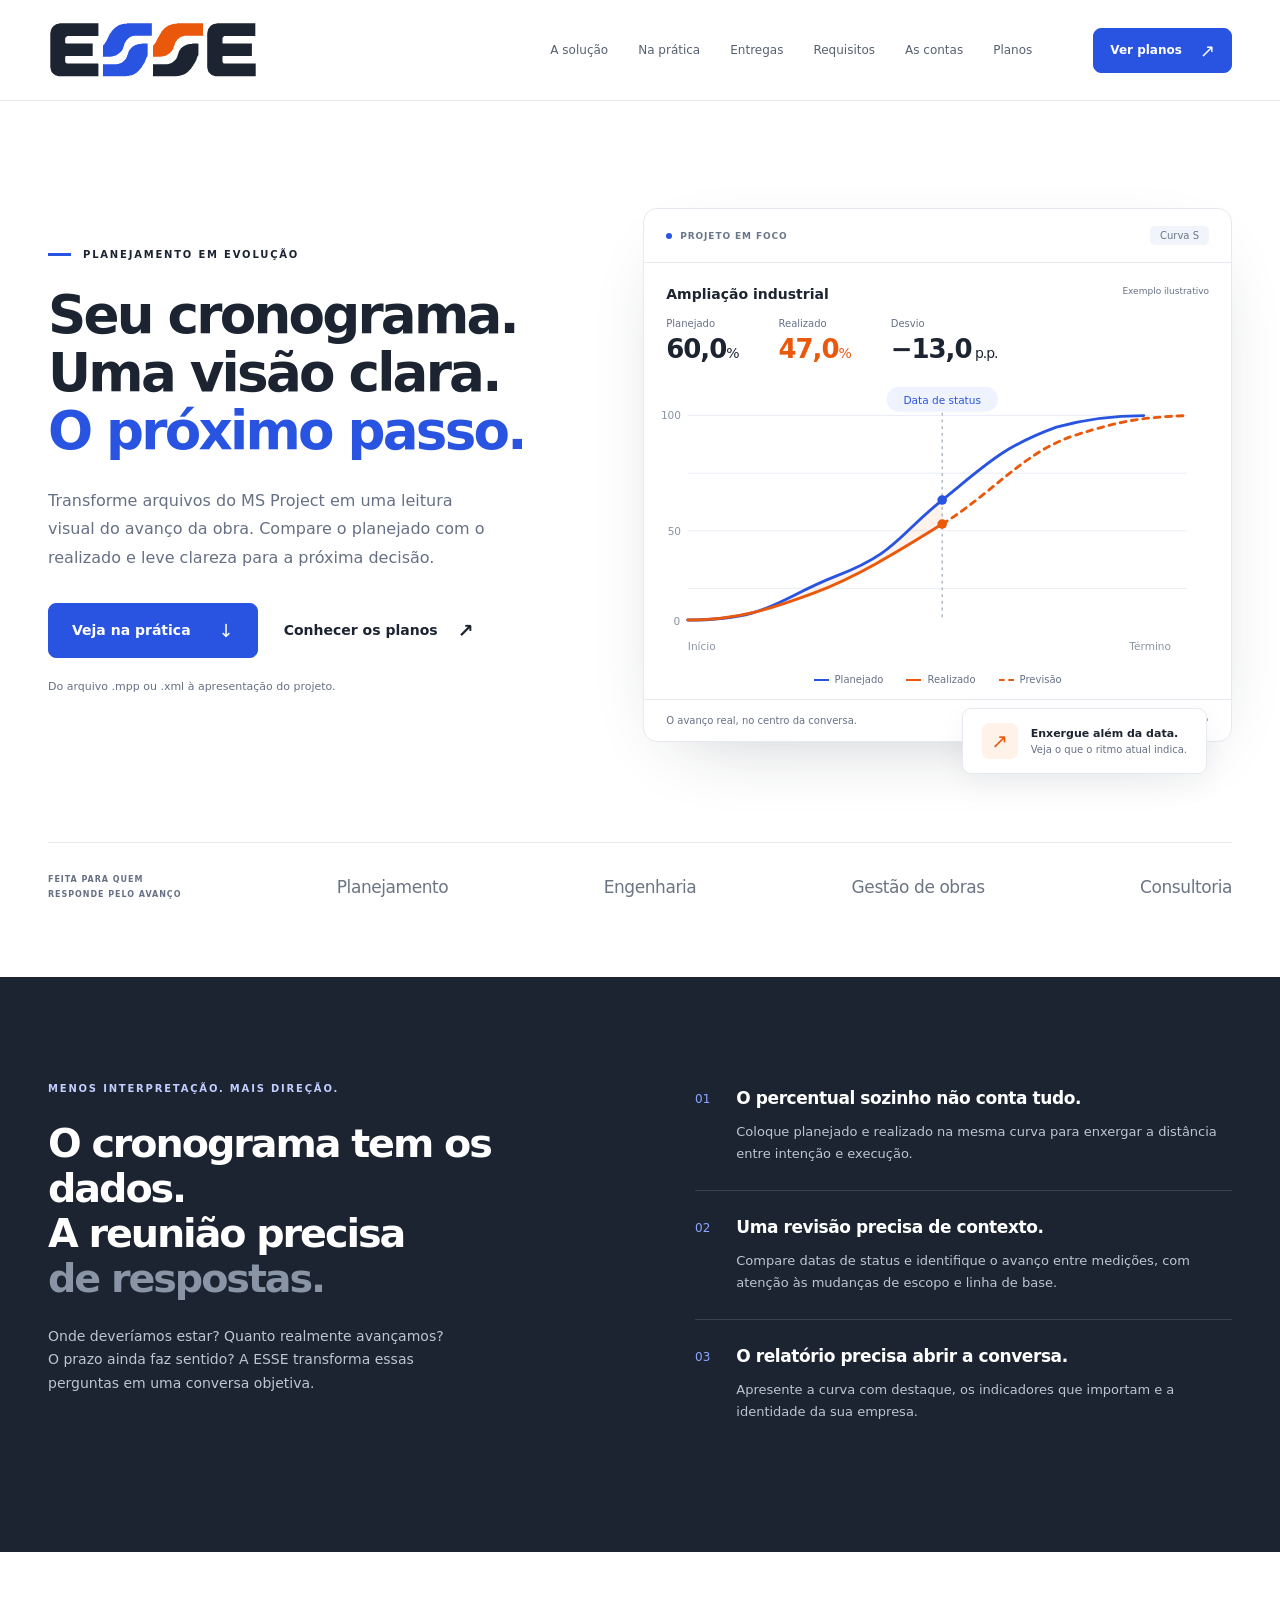
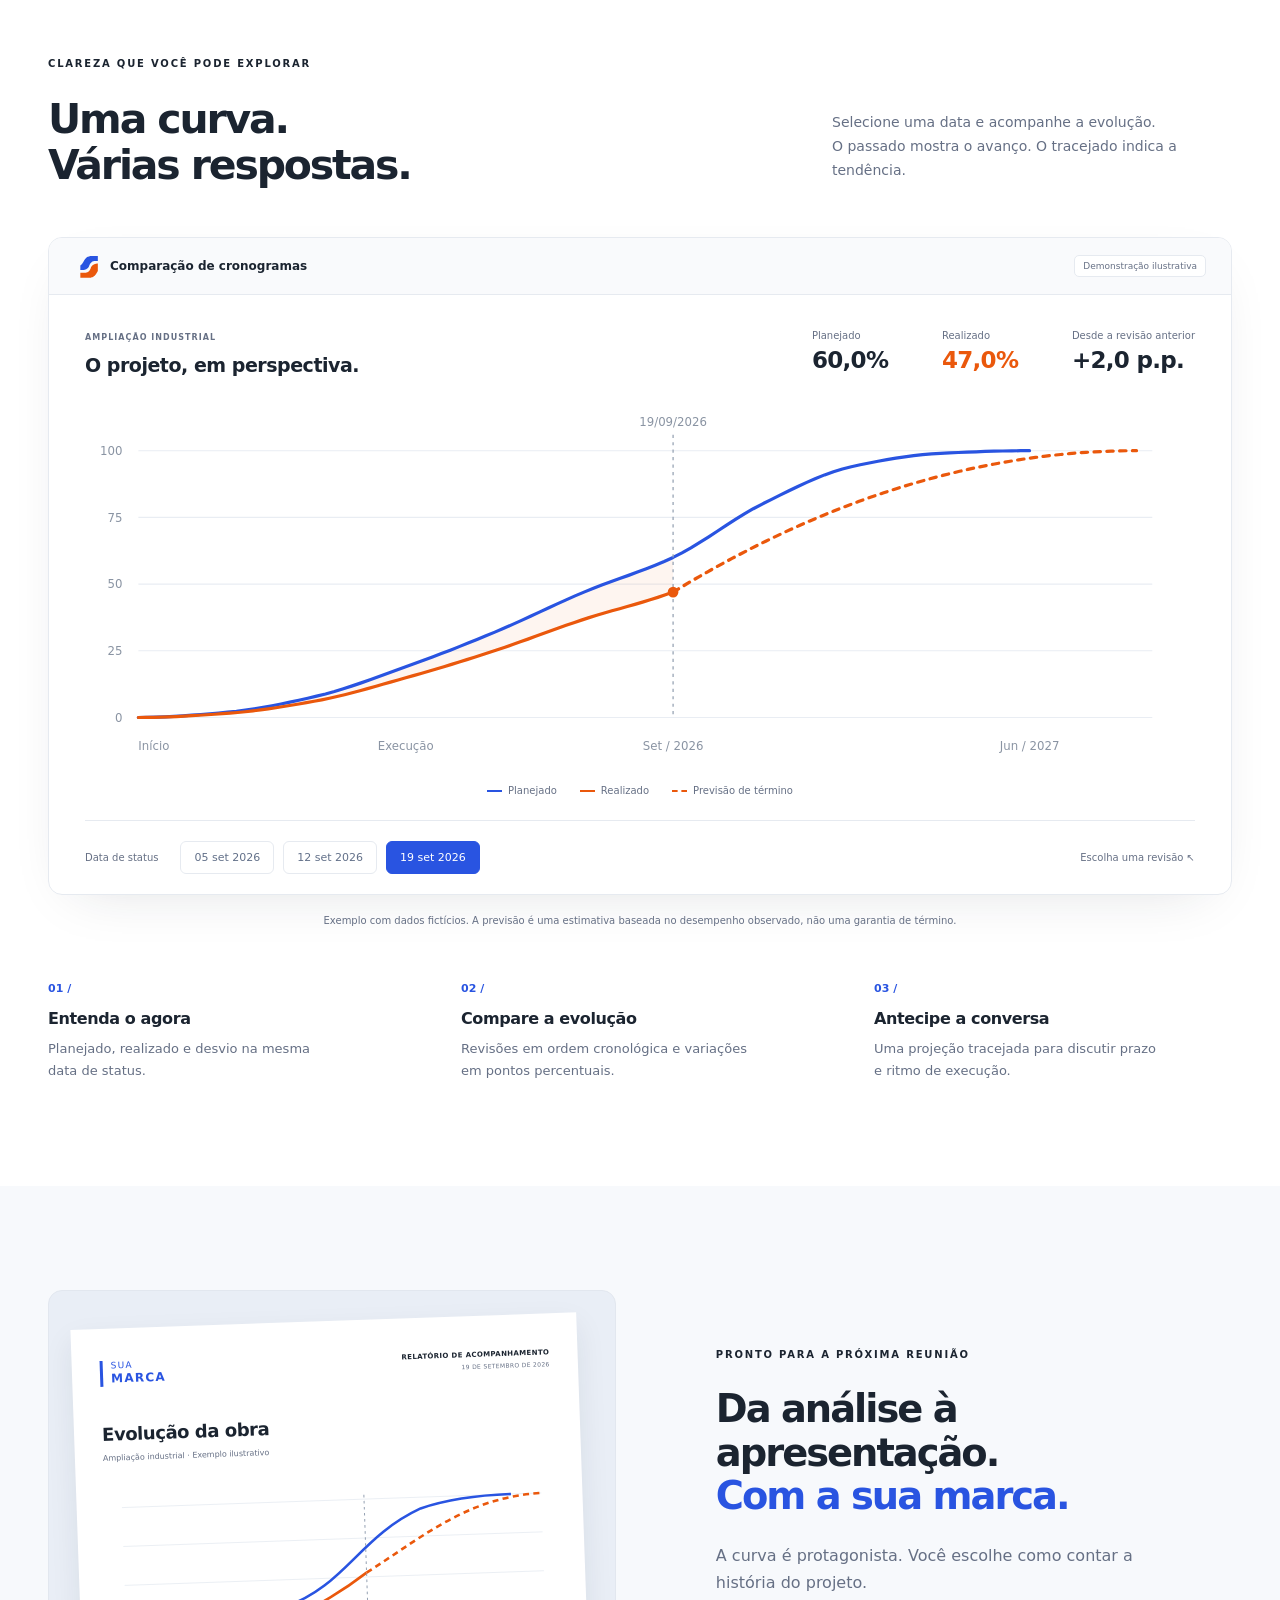
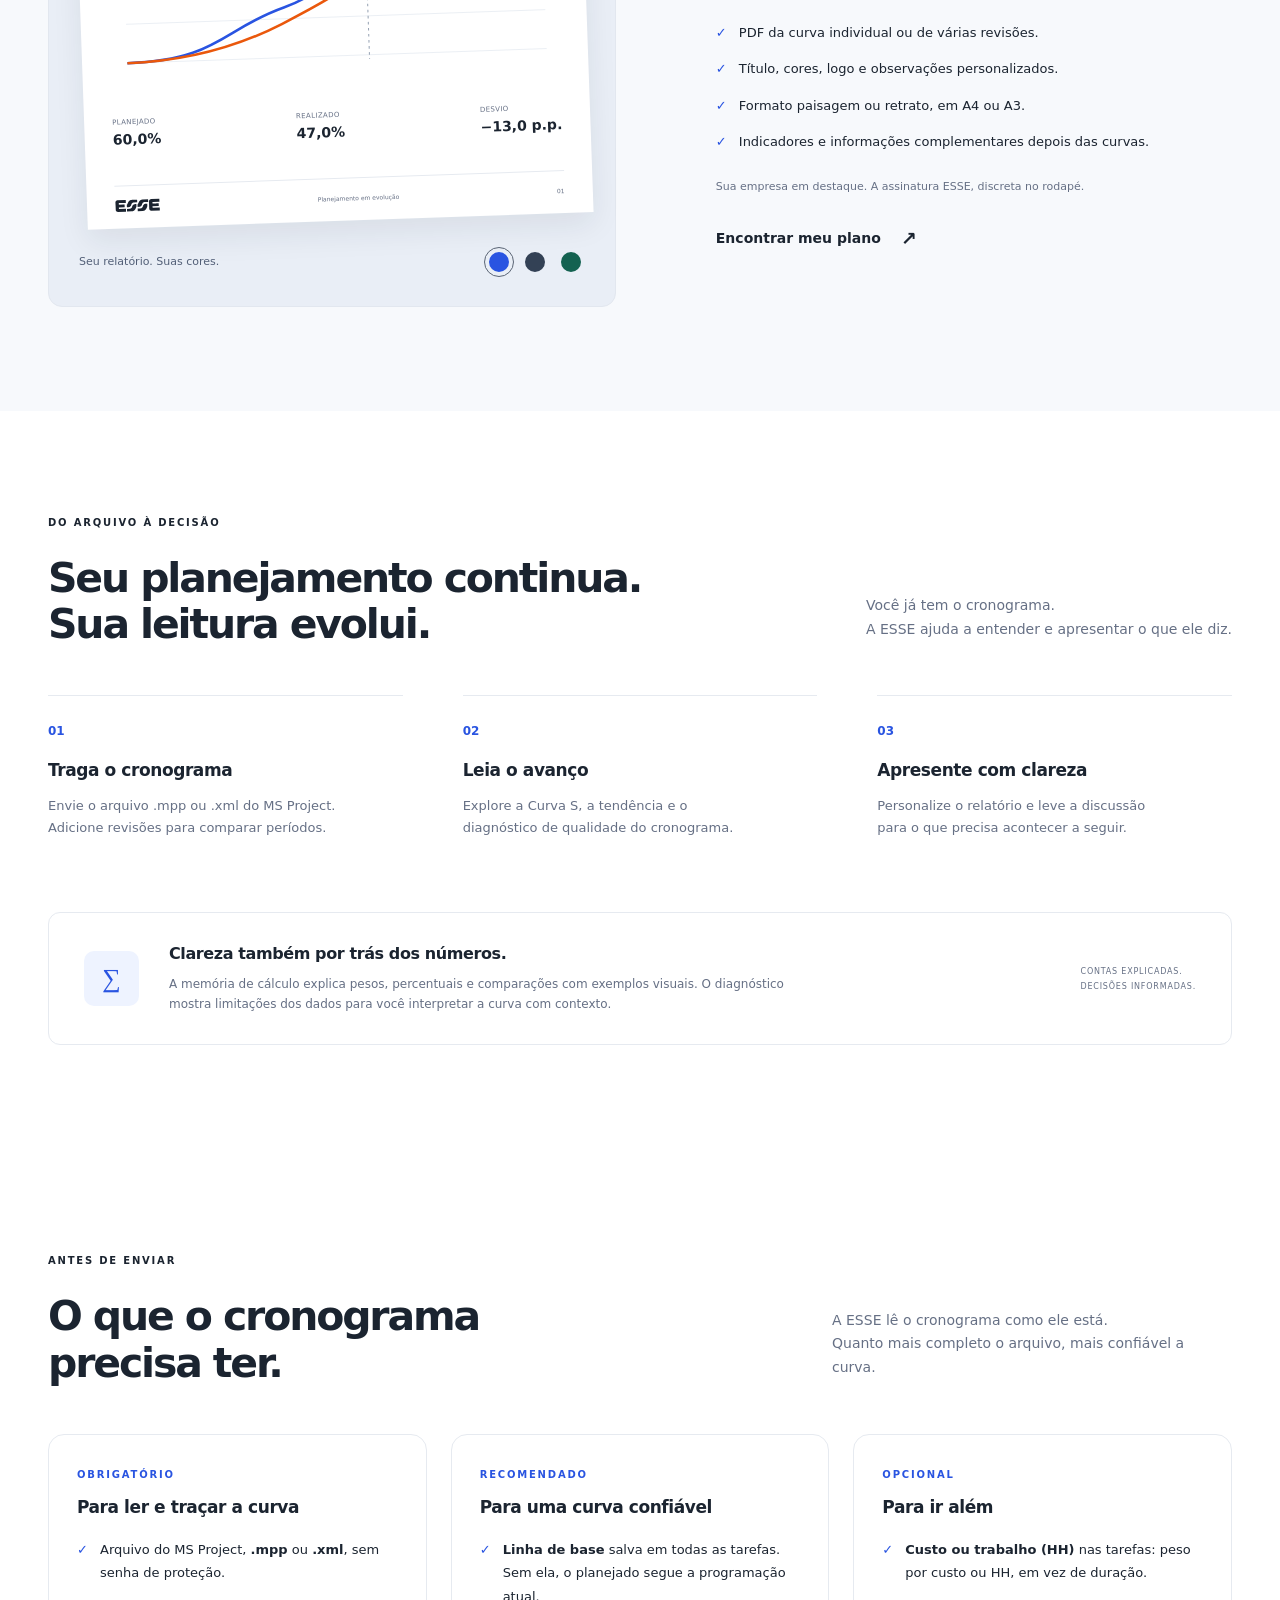
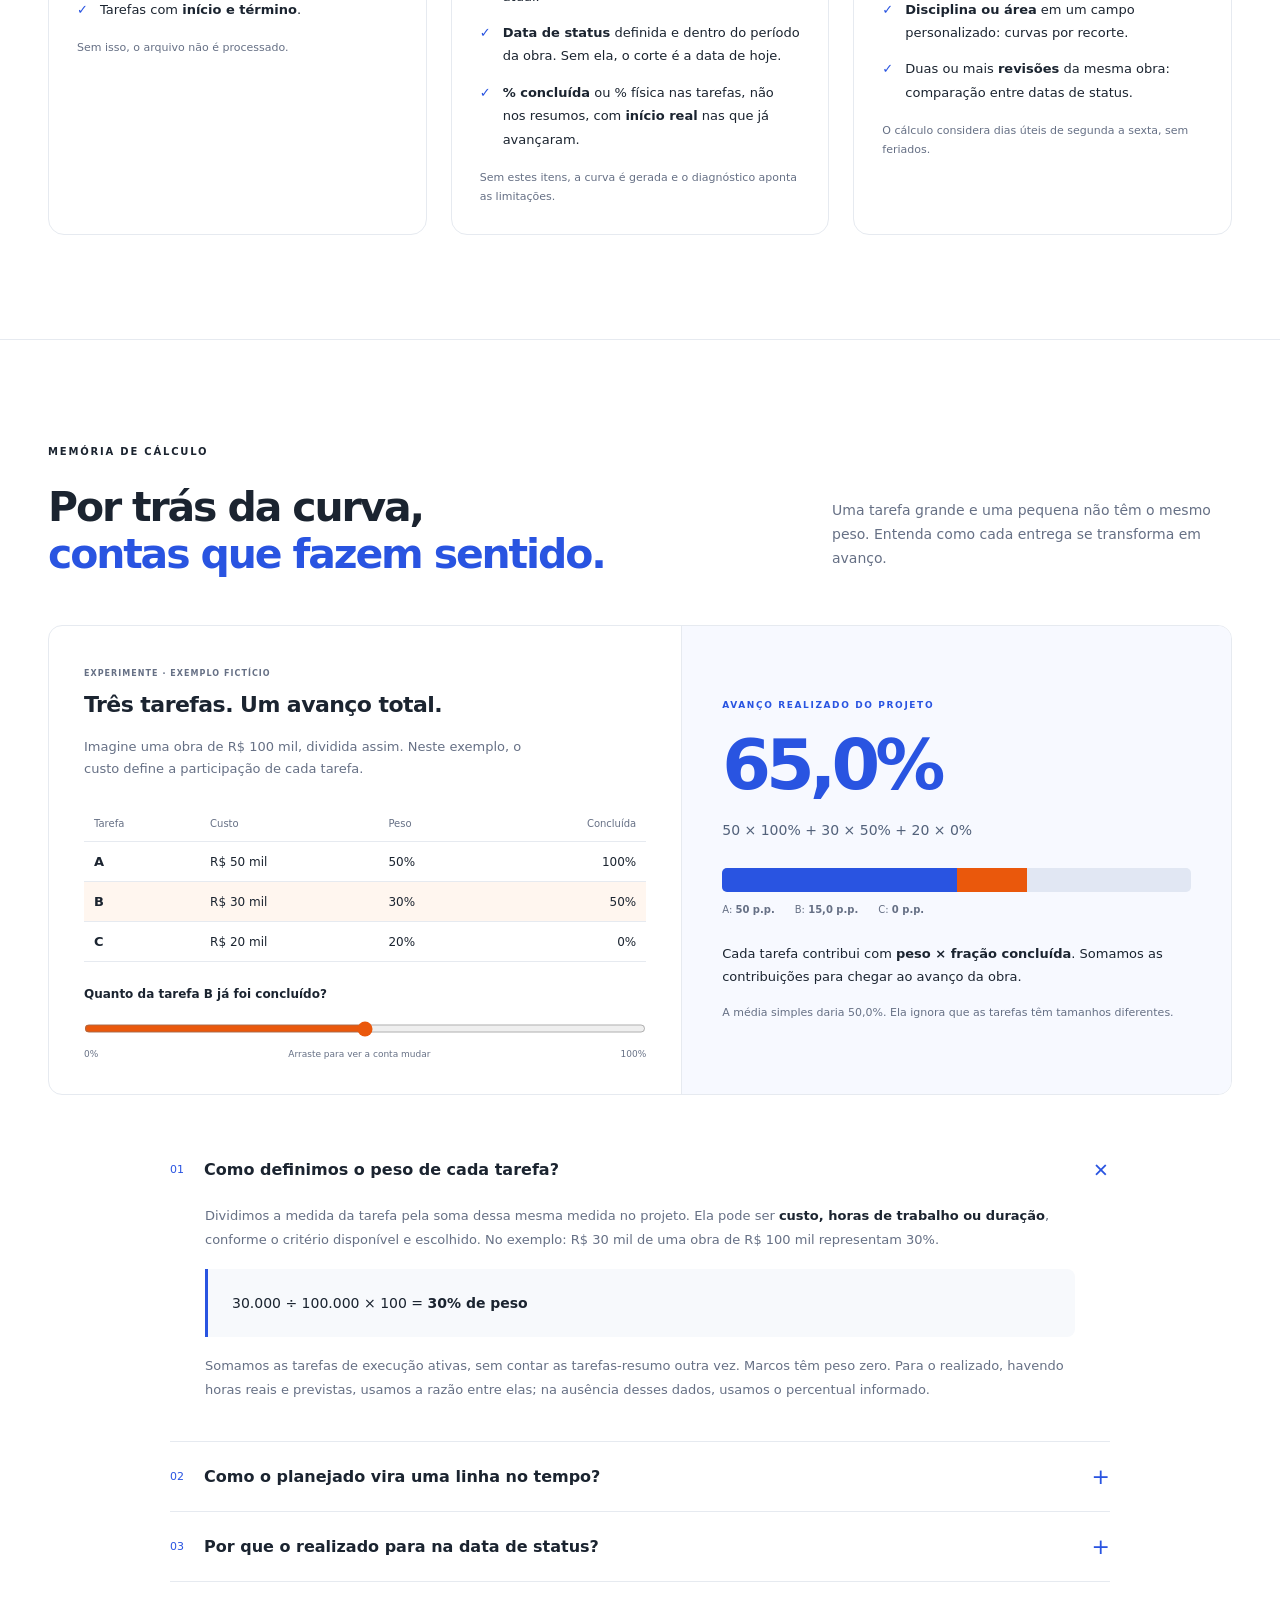
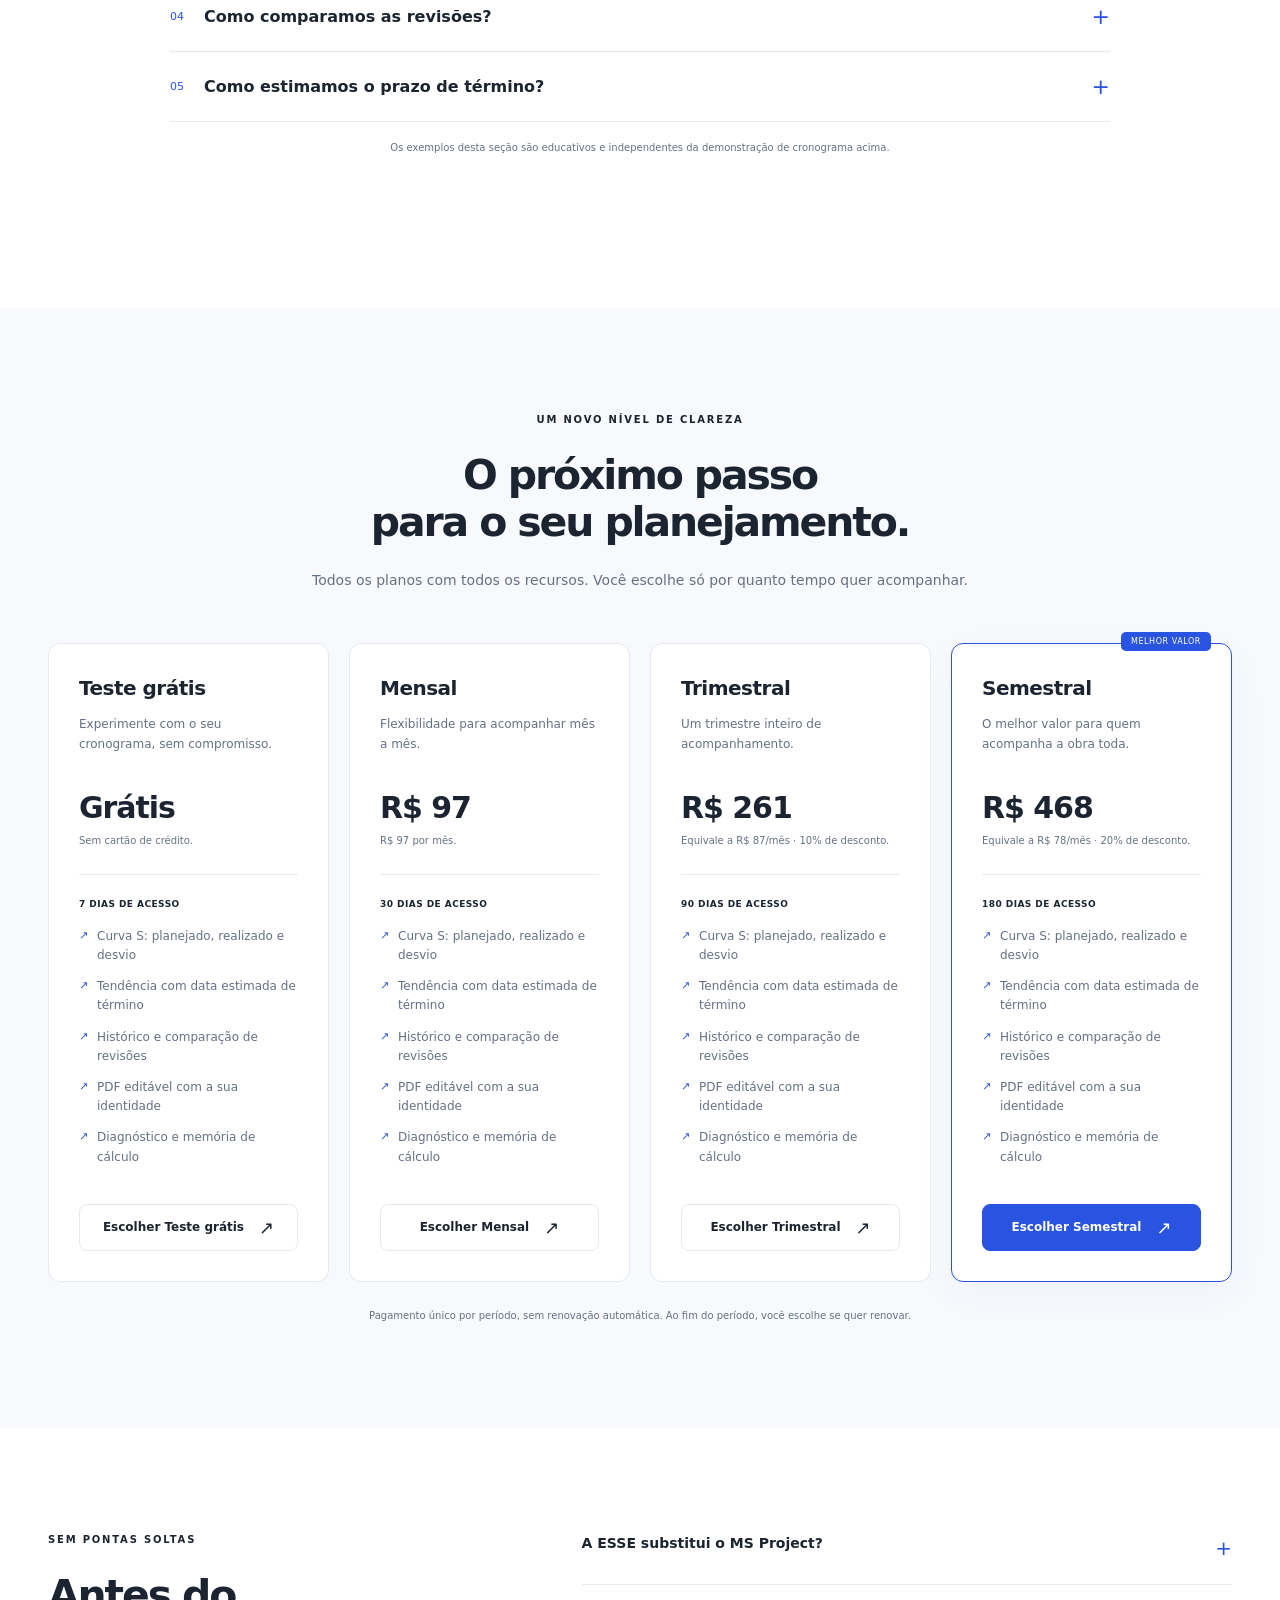
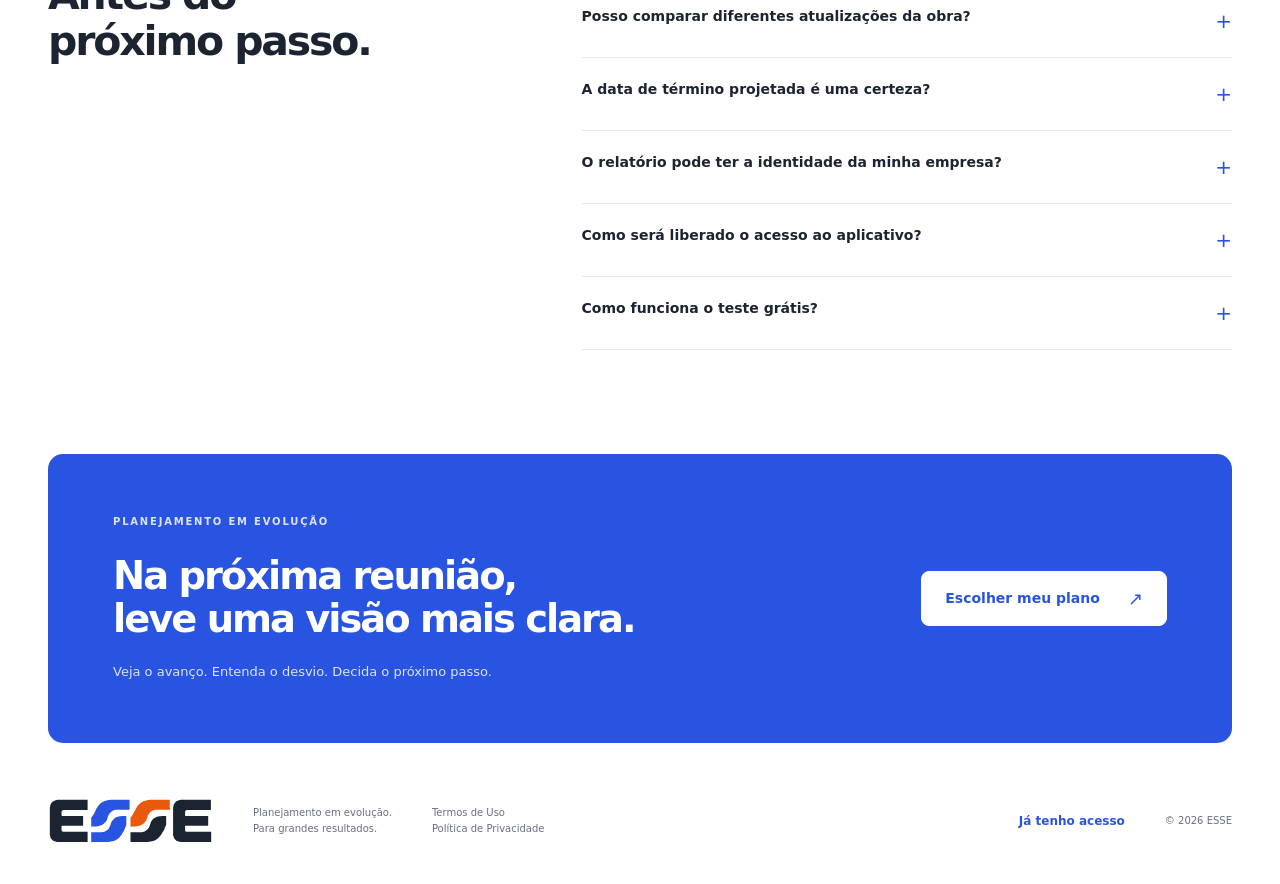
<file: index.html>
<!doctype html>
<html lang="pt-BR">
<head>
  <meta charset="utf-8">
  <meta name="viewport" content="width=device-width, initial-scale=1">
  <title>ESSE — Seu cronograma, com clareza para decidir.</title>
  <meta name="description" content="Transforme cronogramas do MS Project em Curvas S, compare revisões e apresente relatórios com a sua marca. Planejamento em evolução com ESSE.">
  <meta name="theme-color" content="#2954E1">
  <meta property="og:title" content="ESSE — Veja o avanço. Entenda o desvio. Decida o próximo passo.">
  <meta property="og:description" content="Do cronograma à conversa que faz o projeto avançar. Conheça a ESSE.">
  <meta property="og:type" content="website">
  <link rel="icon" href="assets/favicon.svg?v=69ef983b1a" type="image/svg+xml">
  <link rel="stylesheet" href="assets/brand.css">
  <link rel="stylesheet" href="styles.css">
  <script src="config.js" defer></script>
  <script src="site.js" defer></script>
</head>
<body>
<a class="skip-link" href="#conteudo">Pular para o conteúdo</a>
<header class="site-header">
  <div class="wrap nav-row">
    <a href="#inicio" class="brand" aria-label="ESSE, início"><img src="assets/logo.svg?v=cde4679be4" alt="ESSE" width="130" height="34"></a>
    <button class="menu-toggle" aria-expanded="false" aria-controls="navigation" aria-label="Abrir menu"><span></span><span></span></button>
    <nav id="navigation" aria-label="Navegação principal">
      <a href="#solucao">A solução</a><a href="#demonstracao">Na prática</a><a href="#entregas">Entregas</a><a href="#requisitos">Requisitos</a><a href="#memoria">As contas</a><a href="#planos">Planos</a>
    </nav>
    <a class="button button-small" href="#planos">Ver planos <span aria-hidden="true">↗</span></a>
  </div>
</header>
<main id="conteudo">
  <section id="inicio" class="hero wrap">
    <div class="hero-copy">
      <p class="eyebrow"><span class="little-line"></span> PLANEJAMENTO EM EVOLUÇÃO</p>
      <h1>Seu cronograma.<br>Uma visão clara.<br><em>O próximo passo.</em></h1>
      <p class="lead">Transforme arquivos do MS Project em uma leitura visual do avanço da obra. Compare o planejado com o realizado e leve clareza para a próxima decisão.</p>
      <div class="actions"><a class="button" href="#demonstracao">Veja na prática <span aria-hidden="true">↓</span></a><a class="text-link" href="#planos">Conhecer os planos <span aria-hidden="true">↗</span></a></div>
      <p class="hero-footnote">Do arquivo .mpp ou .xml à apresentação do projeto.</p>
    </div>
    <div class="hero-visual" aria-label="Exemplo ilustrativo de análise de avanço">
      <div class="visual-top"><span class="project-dot"></span><span>PROJETO EM FOCO</span><span class="live-label">Curva S</span></div>
      <div class="visual-title"><span>Ampliação industrial</span><small>Exemplo ilustrativo</small></div>
      <div class="hero-kpis"><div><span>Planejado</span><b>60,0<small>%</small></b></div><div><span>Realizado</span><b class="orange">47,0<small>%</small></b></div><div><span>Desvio</span><b>−13,0<small> p.p.</small></b></div></div>
      <svg class="hero-chart" viewBox="0 0 580 290" role="img" aria-labelledby="hero-chart-title">
        <title id="hero-chart-title">Exemplo: planejado em 60%, realizado em 47% e previsão tracejada após a data de status.</title>
        <g class="chart-grid"><path d="M30 35H550M30 95H550M30 155H550M30 215H550"/></g>
        <g class="chart-labels"><text x="2" y="39">100</text><text x="9" y="159">50</text><text x="15" y="253">0</text><text x="30" y="279">Início</text><text x="490" y="279">Término</text></g>
        <path d="M30 248C115 248 123 226 185 202S248 161 295 123L295 148C247 178 206 206 161 220S74 248 30 248Z" fill="#EA580C" opacity=".08"/>
        <path d="M30 248C115 248 123 226 185 202S248 161 295 123S359 67 414 47C450 37 480 35 505 35" class="planned-stroke"/>
        <path d="M30 248C82 248 118 236 161 220S247 178 295 148" class="actual-stroke"/>
        <path d="M295 148C346 117 380 73 432 56S506 37 548 35" class="forecast-stroke"/>
        <path d="M295 25V249" class="status-stroke"/>
        <circle cx="295" cy="123" r="5" fill="#2954E1"/><circle cx="295" cy="148" r="5" fill="#EA580C"/>
        <rect x="237" y="5" width="116" height="26" rx="13" fill="#EEF3FF"/><text x="295" y="23" text-anchor="middle" font-size="11" fill="#2954E1">Data de status</text>
      </svg>
      <div class="chart-legend"><span class="legend-plan">Planejado</span><span class="legend-actual">Realizado</span><span class="legend-forecast">Previsão</span></div>
      <div class="visual-bottom"><span>O avanço real, no centro da conversa.</span><span aria-hidden="true">↗</span></div>
      <div class="floating-note"><span class="note-icon" aria-hidden="true">↗</span><div><strong>Enxergue além da data.</strong><span>Veja o que o ritmo atual indica.</span></div></div>
    </div>
  </section>
  <div class="audience wrap"><span>FEITA PARA QUEM<br>RESPONDE PELO AVANÇO</span><p>Planejamento</p><p>Engenharia</p><p>Gestão de obras</p><p>Consultoria</p></div>

  <section id="solucao" class="problem-section section-pad">
    <div class="wrap problem-grid">
      <div><p class="eyebrow">MENOS INTERPRETAÇÃO. MAIS DIREÇÃO.</p><h2>O cronograma tem os dados.<br>A reunião precisa <br><span class="muted">de respostas.</span></h2><p class="section-intro">Onde deveríamos estar? Quanto realmente avançamos? O prazo ainda faz sentido? A ESSE transforma essas perguntas em uma conversa objetiva.</p></div>
      <div class="questions">
        <article><span class="number">01</span><div><h3>O percentual sozinho não conta tudo.</h3><p>Coloque planejado e realizado na mesma curva para enxergar a distância entre intenção e execução.</p></div></article>
        <article><span class="number">02</span><div><h3>Uma revisão precisa de contexto.</h3><p>Compare datas de status e identifique o avanço entre medições, com atenção às mudanças de escopo e linha de base.</p></div></article>
        <article><span class="number">03</span><div><h3>O relatório precisa abrir a conversa.</h3><p>Apresente a curva com destaque, os indicadores que importam e a identidade da sua empresa.</p></div></article>
      </div>
    </div>
  </section>

  <section id="demonstracao" class="wrap section-pad demo-section">
    <div class="section-heading"><div><p class="eyebrow">CLAREZA QUE VOCÊ PODE EXPLORAR</p><h2>Uma curva.<br>Várias respostas.</h2></div><p>Selecione uma data e acompanhe a evolução.<br>O passado mostra o avanço. O tracejado indica a tendência.</p></div>
    <div class="demo-window">
      <div class="demo-toolbar"><div><img src="assets/favicon.svg?v=69ef983b1a" width="24" height="24" alt=""><span>Comparação de cronogramas</span></div><span class="pill">Demonstração ilustrativa</span></div>
      <div class="demo-body">
        <div class="demo-info"><div><span class="overline">AMPLIAÇÃO INDUSTRIAL</span><h3>O projeto, em perspectiva.</h3></div><div class="demo-kpis" aria-live="polite" aria-atomic="true"><div><span>Planejado</span><strong id="demo-plan">60,0%</strong></div><div><span>Realizado</span><strong id="demo-actual" class="orange">47,0%</strong></div><div><span>Desde a revisão anterior</span><strong id="demo-gain">+2,0 p.p.</strong></div></div></div>
        <svg id="demo-chart" viewBox="0 0 1040 340" role="img" aria-labelledby="demo-chart-title"><title id="demo-chart-title">Curva de avanço do exemplo selecionado.</title><g id="demo-grid"></g><path id="demo-area"/><path id="demo-planned" class="planned-stroke"/><path id="demo-real" class="actual-stroke"/><path id="demo-forecast" class="forecast-stroke"/><line id="demo-status" class="status-stroke" y1="25" y2="290"/><circle id="demo-dot" r="5" fill="#EA580C"/><text id="demo-status-label" y="17" text-anchor="middle" class="chart-labels">Status</text></svg>
        <div class="chart-legend"><span class="legend-plan">Planejado</span><span class="legend-actual">Realizado</span><span class="legend-forecast">Previsão de término</span></div>
        <div class="timeline"><span>Data de status</span><div role="group" aria-label="Selecionar data de status do exemplo"><button data-status="0" aria-pressed="false">05 set 2026</button><button data-status="1" aria-pressed="false">12 set 2026</button><button data-status="2" aria-pressed="true">19 set 2026</button></div><span class="timeline-tip">Escolha uma revisão <span aria-hidden="true">↖</span></span></div>
      </div>
    </div>
    <p class="demo-disclaimer">Exemplo com dados fictícios. A previsão é uma estimativa baseada no desempenho observado, não uma garantia de término.</p>
    <div class="feature-notes"><article><span class="feature-icon">01 /</span><h3>Entenda o agora</h3><p>Planejado, realizado e desvio na mesma data de status.</p></article><article><span class="feature-icon">02 /</span><h3>Compare a evolução</h3><p>Revisões em ordem cronológica e variações em pontos percentuais.</p></article><article><span class="feature-icon">03 /</span><h3>Antecipe a conversa</h3><p>Uma projeção tracejada para discutir prazo e ritmo de execução.</p></article></div>
  </section>

  <section id="entregas" class="deliver-section section-pad">
    <div class="wrap deliver-grid">
      <div class="report-stage">
        <div class="report-sheet" id="report-preview">
          <div class="report-header"><span class="client-logo">SUA<br><b>MARCA</b></span><span>RELATÓRIO DE ACOMPANHAMENTO<br><small>19 DE SETEMBRO DE 2026</small></span></div>
          <h3 id="report-title">Evolução da obra</h3><p>Ampliação industrial · Exemplo ilustrativo</p>
          <svg viewBox="0 0 520 230" role="img" aria-label="Exemplo de Curva S em um relatório personalizado"><g class="chart-grid"><path d="M20 20H505M20 65H505M20 110H505M20 155H505M20 200H505"/></g><path d="M20 200C125 200 130 165 203 142S292 64 365 33C402 22 439 20 470 20" class="report-plan"/><path d="M20 200C95 200 153 183 200 161S272 125 300 105" class="report-real"/><path d="M300 105C368 65 420 22 505 20" class="report-forecast"/><path d="M300 15V205" class="status-stroke"/></svg>
          <div class="report-metrics"><span>PLANEJADO<b>60,0%</b></span><span>REALIZADO<b>47,0%</b></span><span>DESVIO<b>−13,0 p.p.</b></span></div>
          <div class="report-footer"><img src="assets/logo-mono.svg?v=7646e3a74e" width="55" height="15" alt="ESSE"><span>Planejamento em evolução</span><span>01</span></div>
        </div>
        <div class="report-controls"><span>Seu relatório. Suas cores.</span><div role="group" aria-label="Cores da prévia do relatório"><button class="swatch swatch-blue" data-palette="blue" aria-label="Paleta azul" aria-pressed="true"></button><button class="swatch swatch-graphite" data-palette="graphite" aria-label="Paleta grafite" aria-pressed="false"></button><button class="swatch swatch-green" data-palette="green" aria-label="Paleta verde" aria-pressed="false"></button></div></div>
      </div>
      <div class="deliver-copy"><p class="eyebrow">PRONTO PARA A PRÓXIMA REUNIÃO</p><h2>Da análise à apresentação.<br><em>Com a sua marca.</em></h2><p class="section-intro">A curva é protagonista. Você escolhe como contar a história do projeto.</p><ul class="check-list"><li>PDF da curva individual ou de várias revisões.</li><li>Título, cores, logo e observações personalizados.</li><li>Formato paisagem ou retrato, em A4 ou A3.</li><li>Indicadores e informações complementares depois das curvas.</li></ul><p class="small-note">Sua empresa em destaque. A assinatura ESSE, discreta no rodapé.</p><a class="text-link" href="#planos">Encontrar meu plano <span aria-hidden="true">↗</span></a></div>
    </div>
  </section>

  <section class="wrap section-pad method-section">
    <div class="section-heading"><div><p class="eyebrow">DO ARQUIVO À DECISÃO</p><h2>Seu planejamento continua.<br>Sua leitura evolui.</h2></div><p>Você já tem o cronograma.<br>A ESSE ajuda a entender e apresentar o que ele diz.</p></div>
    <ol class="steps"><li><span>01</span><h3>Traga o cronograma</h3><p>Envie o arquivo .mpp ou .xml do MS Project. Adicione revisões para comparar períodos.</p></li><li><span>02</span><h3>Leia o avanço</h3><p>Explore a Curva S, a tendência e o diagnóstico de qualidade do cronograma.</p></li><li><span>03</span><h3>Apresente com clareza</h3><p>Personalize o relatório e leve a discussão para o que precisa acontecer a seguir.</p></li></ol>
    <div class="transparency"><div class="transparency-symbol" aria-hidden="true">∑</div><div><h3>Clareza também por trás dos números.</h3><p>A memória de cálculo explica pesos, percentuais e comparações com exemplos visuais. O diagnóstico mostra limitações dos dados para você interpretar a curva com contexto.</p></div><span class="transparency-tag">CONTAS EXPLICADAS.<br>DECISÕES INFORMADAS.</span></div>
  </section>

  <section id="requisitos" class="wrap section-pad requirements-section" aria-labelledby="requisitos-titulo">
    <div class="section-heading"><div><p class="eyebrow">ANTES DE ENVIAR</p><h2 id="requisitos-titulo">O que o cronograma<br>precisa ter.</h2></div><p>A ESSE lê o cronograma como ele está.<br>Quanto mais completo o arquivo, mais confiável a curva.</p></div>
    <div class="requirements-grid">
      <div class="requirement-card"><span class="requirement-tag">OBRIGATÓRIO</span><h3>Para ler e traçar a curva</h3><ul class="check-list"><li>Arquivo do MS Project, <strong>.mpp</strong> ou <strong>.xml</strong>, sem senha de proteção.</li><li>Tarefas com <strong>início e término</strong>.</li></ul><p class="small-note">Sem isso, o arquivo não é processado.</p></div>
      <div class="requirement-card"><span class="requirement-tag">RECOMENDADO</span><h3>Para uma curva confiável</h3><ul class="check-list"><li><strong>Linha de base</strong> salva em todas as tarefas. Sem ela, o planejado segue a programação atual.</li><li><strong>Data de status</strong> definida e dentro do período da obra. Sem ela, o corte é a data de hoje.</li><li><strong>% concluída</strong> ou % física nas tarefas, não nos resumos, com <strong>início real</strong> nas que já avançaram.</li></ul><p class="small-note">Sem estes itens, a curva é gerada e o diagnóstico aponta as limitações.</p></div>
      <div class="requirement-card"><span class="requirement-tag">OPCIONAL</span><h3>Para ir além</h3><ul class="check-list"><li><strong>Custo ou trabalho (HH)</strong> nas tarefas: peso por custo ou HH, em vez de duração.</li><li><strong>Disciplina ou área</strong> em um campo personalizado: curvas por recorte.</li><li>Duas ou mais <strong>revisões</strong> da mesma obra: comparação entre datas de status.</li></ul><p class="small-note">O cálculo considera dias úteis de segunda a sexta, sem feriados.</p></div>
    </div>
  </section>

  <section id="memoria" class="calculation-section section-pad">
    <div class="wrap">
      <div class="section-heading"><div><p class="eyebrow">MEMÓRIA DE CÁLCULO</p><h2>Por trás da curva,<br><em>contas que fazem sentido.</em></h2></div><p>Uma tarefa grande e uma pequena não têm o mesmo peso. Entenda como cada entrega se transforma em avanço.</p></div>
      <div class="calculation-lab">
        <div class="calculation-example">
          <span class="overline">EXPERIMENTE · EXEMPLO FICTÍCIO</span><h3>Três tarefas. Um avanço total.</h3><p>Imagine uma obra de R$ 100 mil, dividida assim. Neste exemplo, o custo define a participação de cada tarefa.</p>
          <div class="calculation-table"><table><caption class="sr-only">Exemplo de avanço ponderado por custo</caption><thead><tr><th scope="col">Tarefa</th><th scope="col">Custo</th><th scope="col">Peso</th><th scope="col">Concluída</th></tr></thead><tbody><tr><th scope="row">A</th><td>R$ 50 mil</td><td>50%</td><td>100%</td></tr><tr class="editable-row"><th scope="row">B</th><td>R$ 30 mil</td><td>30%</td><td><output id="task-b-percent" for="task-b-progress">50%</output></td></tr><tr><th scope="row">C</th><td>R$ 20 mil</td><td>20%</td><td>0%</td></tr></tbody></table></div>
          <div class="calculation-slider"><label for="task-b-progress">Quanto da tarefa B já foi concluído?</label><input id="task-b-progress" type="range" min="0" max="100" value="50" step="5" aria-describedby="slider-hint"><div><span>0%</span><span id="slider-hint">Arraste para ver a conta mudar</span><span>100%</span></div></div>
        </div>
        <div class="calculation-result" aria-live="polite" aria-atomic="true">
          <p class="eyebrow">AVANÇO REALIZADO DO PROJETO</p><p class="calculation-total"><output id="weighted-total" for="task-b-progress">65,0%</output></p><p class="calculation-equation">50 × 100% + 30 × <span id="equation-progress">50%</span> + 20 × 0%</p>
          <div class="contribution-bar" role="img" aria-label="A entrega 50 pontos percentuais, B entrega 15 e C entrega zero" id="contribution-bar"><span class="contribution-a"></span><span id="contribution-b"></span></div>
          <div class="contribution-labels"><span>A: <b>50 p.p.</b></span><span>B: <b id="b-contribution">15 p.p.</b></span><span>C: <b>0 p.p.</b></span></div>
          <p class="calculation-insight">Cada tarefa contribui com <strong>peso × fração concluída</strong>. Somamos as contribuições para chegar ao avanço da obra.</p><p class="calculation-simple">A média simples daria <span id="simple-average">50,0%</span>. Ela ignora que as tarefas têm tamanhos diferentes.</p>
        </div>
      </div>
      <div class="calculation-explanations">
        <details open><summary><span class="calculation-step">01</span><span>Como definimos o peso de cada tarefa?</span><span aria-hidden="true">+</span></summary><div class="calculation-detail"><p>Dividimos a medida da tarefa pela soma dessa mesma medida no projeto. Ela pode ser <strong>custo, horas de trabalho ou duração</strong>, conforme o critério disponível e escolhido. No exemplo: R$ 30 mil de uma obra de R$ 100 mil representam 30%.</p><div class="formula">30.000 ÷ 100.000 × 100 = <strong>30% de peso</strong></div><p>Somamos as tarefas de execução ativas, sem contar as tarefas-resumo outra vez. Marcos têm peso zero. Para o realizado, havendo horas reais e previstas, usamos a razão entre elas; na ausência desses dados, usamos o percentual informado.</p></div></details>
        <details><summary><span class="calculation-step">02</span><span>Como o planejado vira uma linha no tempo?</span><span aria-hidden="true">+</span></summary><div class="calculation-detail"><p>O peso de uma tarefa é distribuído pelos seus dias úteis. Se ela representa 30% da obra e foi planejada para 10 dias úteis, contribui com 3 pontos percentuais por dia.</p><div class="formula">30% ÷ 10 dias = <strong>3 p.p. por dia</strong><br>Após 5 dias: 5 × 3 = <strong>15 p.p. acumulados</strong></div><div class="daily-contributions" role="img" aria-label="Dez parcelas de 3 pontos percentuais; as primeiras cinco somam 15 pontos percentuais"><span>3</span><span>3</span><span>3</span><span>3</span><span>3</span><span>3</span><span>3</span><span>3</span><span>3</span><span>3</span></div><p>Somar as parcelas de todas as tarefas até cada data forma a curva acumulada. A referência usual é a linha de base. O calendário do cálculo considera segunda a sexta, sem feriados; semanas e meses apenas agrupam as parcelas.</p></div></details>
        <details><summary><span class="calculation-step">03</span><span>Por que o realizado para na data de status?</span><span aria-hidden="true">+</span></summary><div class="calculation-detail"><p>A data de status é a fotografia do que sabemos naquele momento. A contribuição realizada é distribuída entre o início real (ou o início de referência disponível) e o término real, limitado ao status. Sem término real, o corte é o próprio status.</p><div class="status-explanation"><span>Realizado até aqui <b>━━━━━━</b></span><strong>Data de status</strong><span>Estimativa depois <b>┄┄┄┄┄┄</b></span></div><p>Essa linha reconstrói a distribuição do trabalho: <strong>não significa que houve uma medição em cada dia</strong>. Após o status, o trecho tracejado é previsão.</p></div></details>
        <details><summary><span class="calculation-step">04</span><span>Como comparamos as revisões?</span><span aria-hidden="true">+</span></summary><div class="calculation-detail"><p>Ordenamos as revisões pela data de status e subtraímos os percentuais. De 30% para 42%, o projeto ganhou <strong>12 pontos percentuais</strong>, ou p.p.</p><div class="formula">Avanço entre revisões: 42% − 30% = <strong>+12 p.p.</strong><br>Desvio do plano: realizado 42% − planejado 50% = <strong>−8 p.p.</strong></div><p>O crescimento relativo seria 12 ÷ 30 = 40%, outra medida. Se escopo, pesos ou linha de base mudarem, parte da diferença pode ser revisão do plano. Duas revisões na mesma data não representam tempo decorrido.</p></div></details>
        <details><summary><span class="calculation-step">05</span><span>Como estimamos o prazo de término?</span><span aria-hidden="true">+</span></summary><div class="calculation-detail"><p>Com medições compatíveis, calculamos o ganho por dia. Se a obra passou de 30% para 42% em 14 dias, o ritmo foi de aproximadamente 0,857 ponto percentual por dia. Restam 58 pontos para chegar a 100%.</p><div class="formula">Ritmo: (42 − 30) ÷ 14 = <strong>0,857 p.p./dia</strong><br>Tempo restante: 58 ÷ 0,857 ≈ <strong>68 dias após o status</strong></div><p>Sem medições suficientes, usamos o índice de desempenho: <strong>IDP = realizado ÷ planejado</strong>. Com IDP de 0,75 e 60 dias restantes no plano, a estimativa seria 60 ÷ 0,75 = 80 dias. Os dias são arredondados.</p><p>Usamos revisões anteriores ao status, sem atravessar mudanças de critério ou linha de base. A previsão depende de dados válidos e ritmo positivo; é uma hipótese de manutenção do desempenho, não uma garantia.</p></div></details>
      </div>
      <p class="demo-disclaimer">Os exemplos desta seção são educativos e independentes da demonstração de cronograma acima.</p>
    </div>
  </section>

  <section id="planos" class="plans-section section-pad">
    <div class="wrap"><div class="plans-heading"><p class="eyebrow">UM NOVO NÍVEL DE CLAREZA</p><h2>O próximo passo<br>para o seu planejamento.</h2><p>Todos os planos com todos os recursos. Você escolhe só por quanto tempo quer acompanhar.</p></div>
    <div id="plan-cards" class="plan-cards"></div>
    <noscript><p class="plan-notice">Teste grátis de 7 dias sem cartão. Mensal R$ 97, trimestral R$ 261 e semestral R$ 468.</p></noscript>
    <p class="plan-notice">Pagamento único por período, sem renovação automática. Ao fim do período, você escolhe se quer renovar.</p></div>
  </section>

  <section class="wrap faq-section section-pad"><div><p class="eyebrow">SEM PONTAS SOLTAS</p><h2>Antes do<br>próximo passo.</h2></div><div class="faq-list">
    <details><summary>A ESSE substitui o MS Project?<span aria-hidden="true">+</span></summary><p>O cronograma continua sendo elaborado e atualizado no MS Project. A ESSE lê os arquivos .mpp ou .xml para analisar o avanço, comparar revisões e preparar a apresentação dos resultados.</p></details>
    <details><summary>Posso comparar diferentes atualizações da obra?<span aria-hidden="true">+</span></summary><p>Sim. As revisões são organizadas pela data de status. Você consulta a curva de cada uma e vê a variação do avanço entre períodos. Alterações de estrutura, pesos ou linha de base precisam ser consideradas na interpretação.</p></details>
    <details><summary>A data de término projetada é uma certeza?<span aria-hidden="true">+</span></summary><p>É uma estimativa. Ela usa o ritmo medido entre revisões compatíveis ou o índice de desempenho quando não há medições suficientes. Mudanças no ritmo, escopo ou condições de execução podem alterar a projeção.</p></details>
    <details><summary>O relatório pode ter a identidade da minha empresa?<span aria-hidden="true">+</span></summary><p>Sim. Você escolhe título, cores das curvas, logo, formato e comentários. A ESSE mantém uma assinatura discreta, com opção monocromática.</p></details>
    <details><summary>Como será liberado o acesso ao aplicativo?<span aria-hidden="true">+</span></summary><p>Após a confirmação da compra, você recebe por e-mail uma chave de acesso individual e o link do aplicativo. A chave é pessoal. A contratação ainda está em preparação.</p></details>
    <details><summary>Como funciona o teste grátis?<span aria-hidden="true">+</span></summary><p>Você recebe uma chave de acesso válida por 7 dias, sem cartão de crédito. Todos os recursos ficam liberados. Depois, escolha o plano mensal, trimestral ou semestral.</p></details>
  </div></section>

  <section class="closing wrap"><div><p class="eyebrow">PLANEJAMENTO EM EVOLUÇÃO</p><h2>Na próxima reunião,<br>leve uma visão mais clara.</h2><p>Veja o avanço. Entenda o desvio. Decida o próximo passo.</p></div><a href="#planos" class="button button-white">Escolher meu plano <span aria-hidden="true">↗</span></a></section>
</main>
<footer class="wrap site-footer"><a href="#inicio" aria-label="ESSE, voltar ao início"><img src="assets/logo.svg?v=cde4679be4" width="115" height="30" alt="ESSE"></a><p>Planejamento em evolução.<br>Para grandes resultados.</p><p><a href="termos.html">Termos de Uso</a><br><a href="privacidade.html">Política de Privacidade</a></p><a class="customer-link" href="#acesso" data-customer-access>Já tenho acesso</a><span>© <span id="year">2026</span> ESSE</span></footer>
<dialog id="access-dialog" aria-labelledby="access-title"><form method="dialog"><button class="close-dialog" aria-label="Fechar aviso">×</button><img src="assets/logo.svg?v=cde4679be4" alt="ESSE" width="180" height="47"><p class="eyebrow" id="access-eyebrow">SEU PRÓXIMO PASSO</p><h2 id="access-title">Escolha seu plano.</h2><p id="access-message"></p><ol class="purchase-steps"><li>Escolha do plano</li><li>Confirmação do pagamento</li><li>Liberação do acesso</li></ol><p class="purchase-note">Ao contratar, você concorda com os <a href="termos.html" target="_blank">Termos de Uso</a> e a <a href="privacidade.html" target="_blank">Política de Privacidade</a>. Seus cronogramas não são armazenados nem compartilhados.</p><p class="purchase-note" id="purchase-note">A contratação ainda não está disponível. Nenhuma cobrança será realizada nesta prévia.</p><a id="checkout-link" class="button" hidden>Continuar para a compra <span aria-hidden="true">↗</span></a><button type="button" id="checkout-pending" class="button" disabled>Contratação em breve</button><button class="dialog-back">Continuar conhecendo</button></form></dialog>
</body>
</html>
</file>
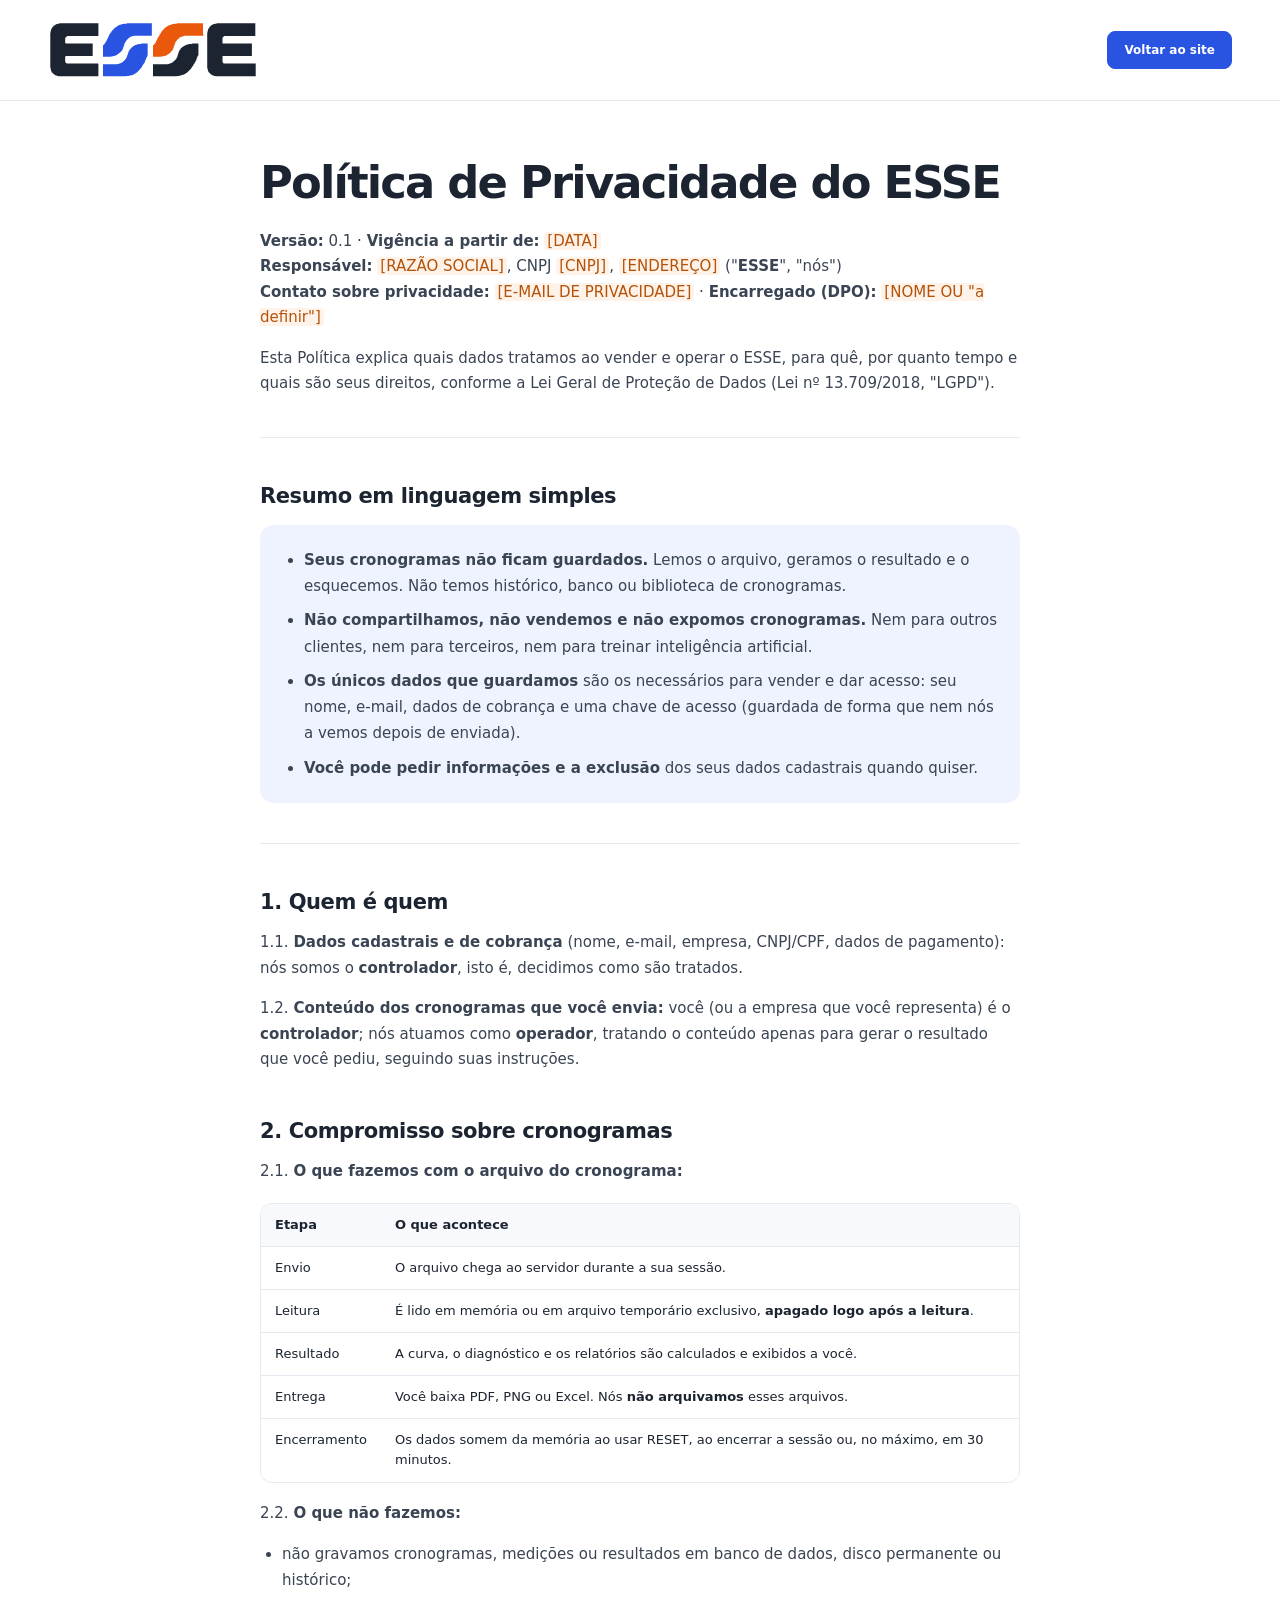
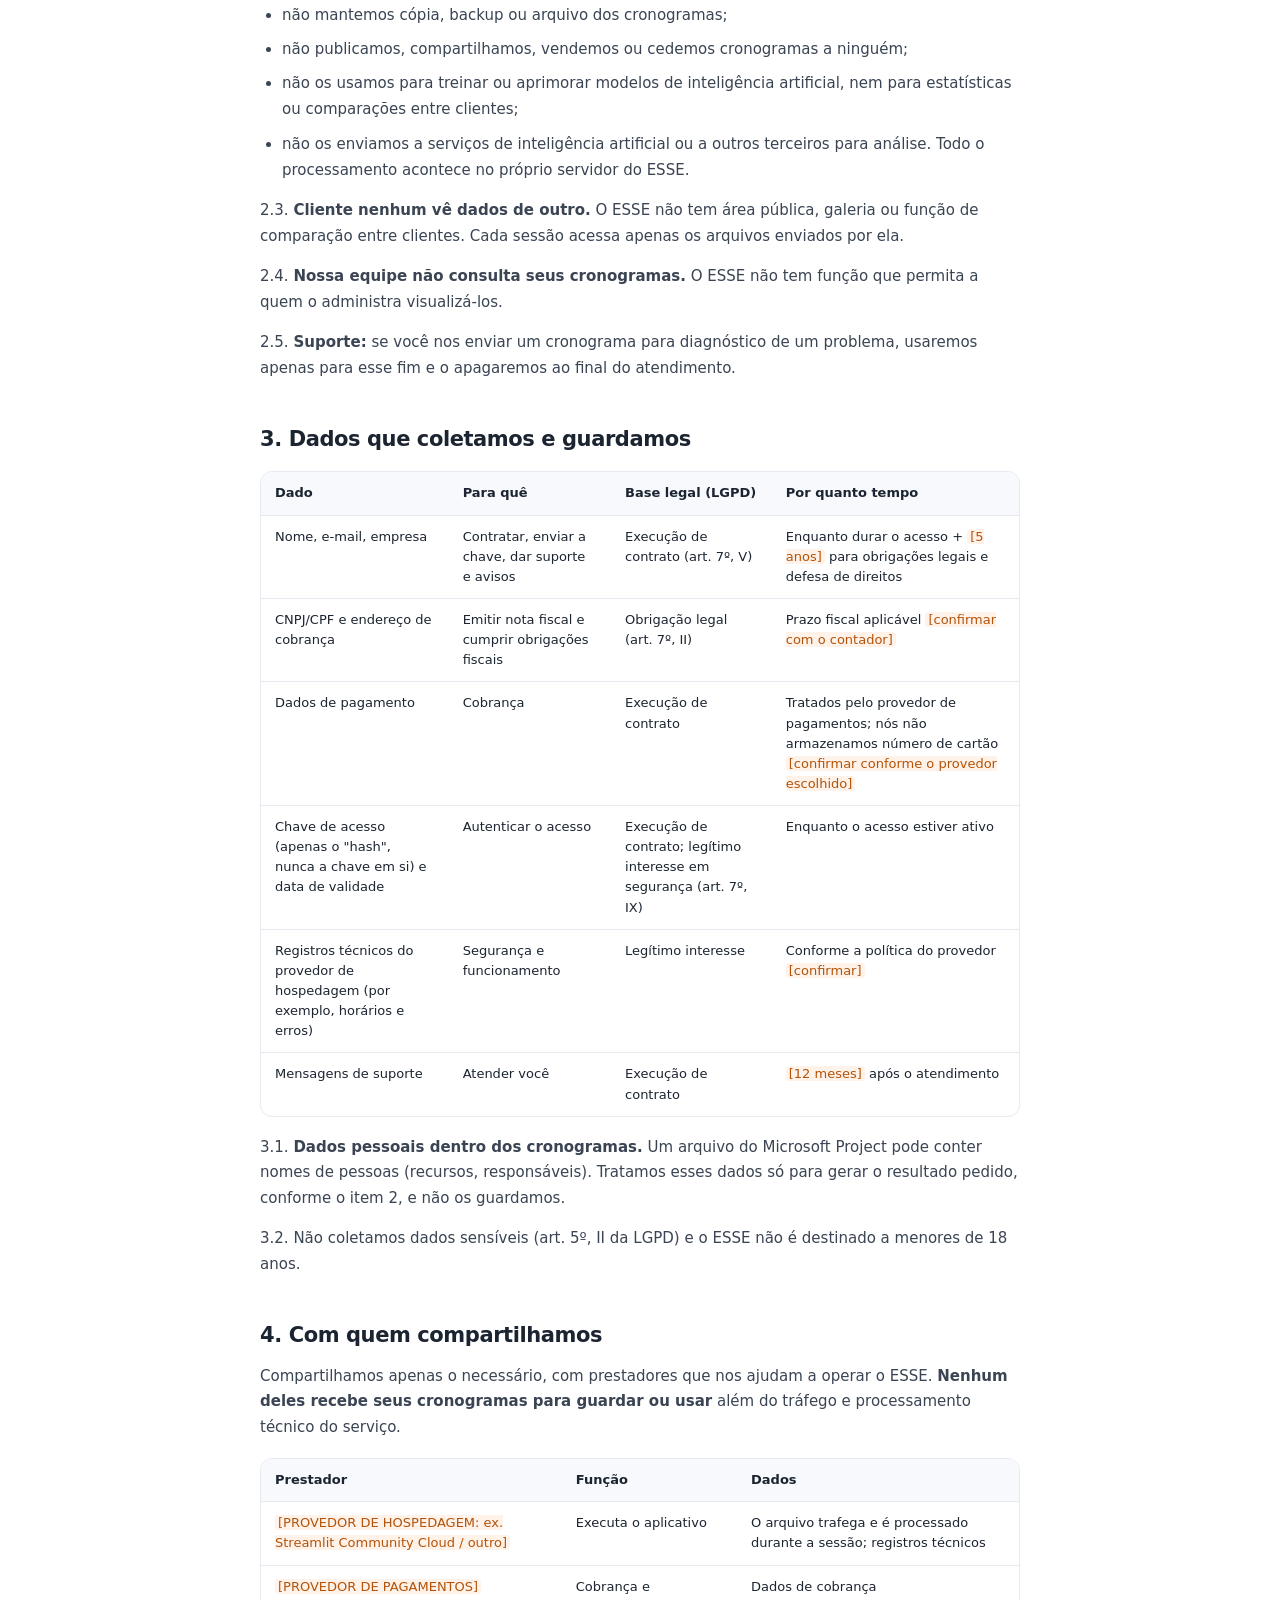
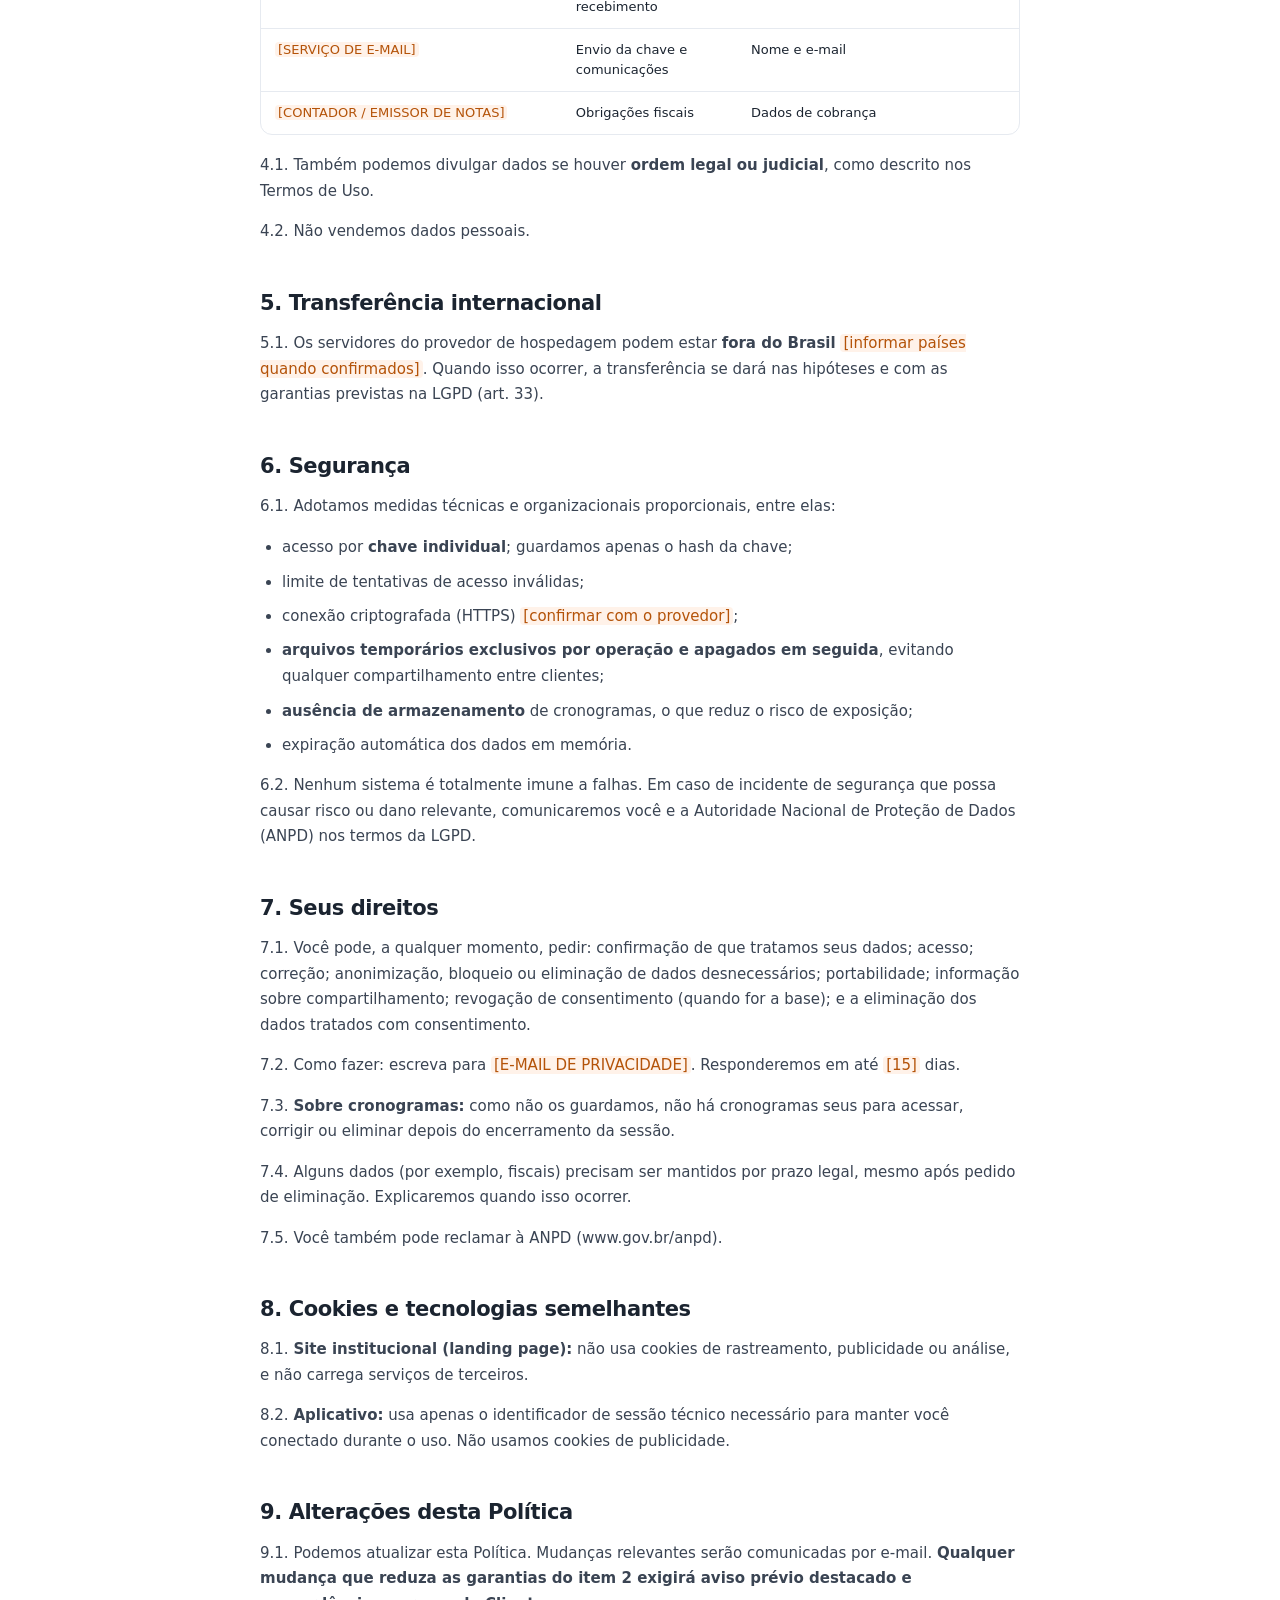
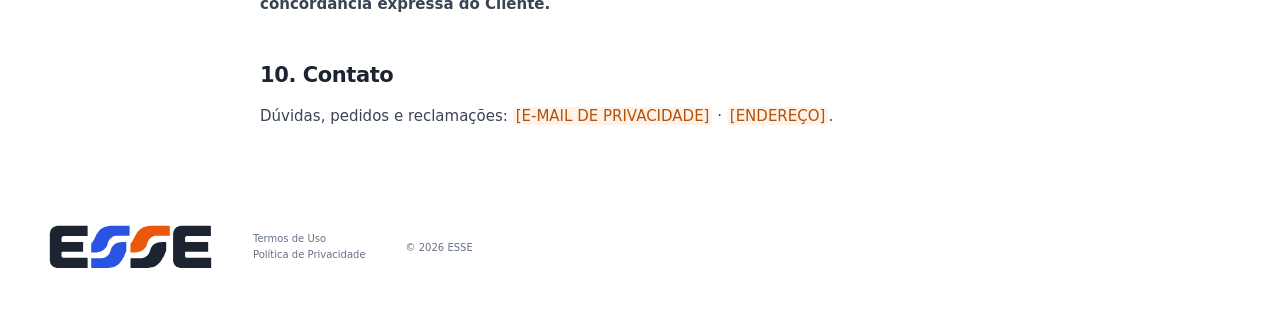
<file: privacidade.html>
<!doctype html>
<html lang="pt-BR">
<head>
  <meta charset="utf-8">
  <meta name="viewport" content="width=device-width, initial-scale=1">
  <title>Política de Privacidade — ESSE</title>
  <meta name="description" content="Política de Privacidade do ESSE. Seus cronogramas não são armazenados nem compartilhados.">
  <meta name="theme-color" content="#2954E1">
  <link rel="icon" href="assets/favicon.svg" type="image/svg+xml">
  <link rel="stylesheet" href="assets/brand.css">
  <link rel="stylesheet" href="styles.css">
</head>
<body>
<a class="skip-link" href="#conteudo">Pular para o conteúdo</a>
<header class="site-header">
  <div class="wrap nav-row">
    <a href="index.html" class="brand" aria-label="ESSE, página inicial"><img src="assets/logo.svg" alt="ESSE" width="130" height="34"></a>
    <a class="button button-small" href="index.html">Voltar ao site</a>
  </div>
</header>
<main id="conteudo" class="wrap legal">
<!-- Gerado por juridico/gerar_paginas.py a partir de juridico/politica-de-privacidade.md. Não edite aqui. -->
<h1>Política de Privacidade do ESSE</h1>
<p><strong>Versão:</strong> 0.1 · <strong>Vigência a partir de:</strong> <mark class="pendente">[DATA]</mark><br><strong>Responsável:</strong> <mark class="pendente">[RAZÃO SOCIAL]</mark>, CNPJ <mark class="pendente">[CNPJ]</mark>, <mark class="pendente">[ENDEREÇO]</mark> ("<strong>ESSE</strong>", "nós")<br><strong>Contato sobre privacidade:</strong> <mark class="pendente">[E-MAIL DE PRIVACIDADE]</mark> · <strong>Encarregado (DPO):</strong> <mark class="pendente">[NOME OU "a definir"]</mark></p>
<p>Esta Política explica quais dados tratamos ao vender e operar o ESSE, para quê, por quanto tempo e quais são seus direitos, conforme a Lei Geral de Proteção de Dados (Lei nº 13.709/2018, "LGPD").</p>
<hr>
<h2>Resumo em linguagem simples</h2>
<ul><li><strong>Seus cronogramas não ficam guardados.</strong> Lemos o arquivo, geramos o resultado e o esquecemos. Não temos histórico, banco ou biblioteca de cronogramas.</li><li><strong>Não compartilhamos, não vendemos e não expomos cronogramas.</strong> Nem para outros clientes, nem para terceiros, nem para treinar inteligência artificial.</li><li><strong>Os únicos dados que guardamos</strong> são os necessários para vender e dar acesso: seu nome, e-mail, dados de cobrança e uma chave de acesso (guardada de forma que nem nós a vemos depois de enviada).</li><li><strong>Você pode pedir informações e a exclusão</strong> dos seus dados cadastrais quando quiser.</li></ul>
<hr>
<h2>1. Quem é quem</h2>
<p>1.1. <strong>Dados cadastrais e de cobrança</strong> (nome, e-mail, empresa, CNPJ/CPF, dados de pagamento): nós somos o <strong>controlador</strong>, isto é, decidimos como são tratados.</p>
<p>1.2. <strong>Conteúdo dos cronogramas que você envia:</strong> você (ou a empresa que você representa) é o <strong>controlador</strong>; nós atuamos como <strong>operador</strong>, tratando o conteúdo apenas para gerar o resultado que você pediu, seguindo suas instruções.</p>
<h2>2. Compromisso sobre cronogramas</h2>
<p>2.1. <strong>O que fazemos com o arquivo do cronograma:</strong></p>
<div class="legal-table"><table><thead><tr><th>Etapa</th><th>O que acontece</th></tr></thead><tbody><tr><td>Envio</td><td>O arquivo chega ao servidor durante a sua sessão.</td></tr><tr><td>Leitura</td><td>É lido em memória ou em arquivo temporário exclusivo, <strong>apagado logo após a leitura</strong>.</td></tr><tr><td>Resultado</td><td>A curva, o diagnóstico e os relatórios são calculados e exibidos a você.</td></tr><tr><td>Entrega</td><td>Você baixa PDF, PNG ou Excel. Nós <strong>não arquivamos</strong> esses arquivos.</td></tr><tr><td>Encerramento</td><td>Os dados somem da memória ao usar RESET, ao encerrar a sessão ou, no máximo, em 30 minutos.</td></tr></tbody></table></div>
<p>2.2. <strong>O que não fazemos:</strong></p>
<ul><li>não gravamos cronogramas, medições ou resultados em banco de dados, disco permanente ou histórico;</li><li>não mantemos cópia, backup ou arquivo dos cronogramas;</li><li>não publicamos, compartilhamos, vendemos ou cedemos cronogramas a ninguém;</li><li>não os usamos para treinar ou aprimorar modelos de inteligência artificial, nem para estatísticas ou comparações entre clientes;</li><li>não os enviamos a serviços de inteligência artificial ou a outros terceiros para análise. Todo o processamento acontece no próprio servidor do ESSE.</li></ul>
<p>2.3. <strong>Cliente nenhum vê dados de outro.</strong> O ESSE não tem área pública, galeria ou função de comparação entre clientes. Cada sessão acessa apenas os arquivos enviados por ela.</p>
<p>2.4. <strong>Nossa equipe não consulta seus cronogramas.</strong> O ESSE não tem função que permita a quem o administra visualizá-los.</p>
<p>2.5. <strong>Suporte:</strong> se você nos enviar um cronograma para diagnóstico de um problema, usaremos apenas para esse fim e o apagaremos ao final do atendimento.</p>
<h2>3. Dados que coletamos e guardamos</h2>
<div class="legal-table"><table><thead><tr><th>Dado</th><th>Para quê</th><th>Base legal (LGPD)</th><th>Por quanto tempo</th></tr></thead><tbody><tr><td>Nome, e-mail, empresa</td><td>Contratar, enviar a chave, dar suporte e avisos</td><td>Execução de contrato (art. 7º, V)</td><td>Enquanto durar o acesso + <mark class="pendente">[5 anos]</mark> para obrigações legais e defesa de direitos</td></tr><tr><td>CNPJ/CPF e endereço de cobrança</td><td>Emitir nota fiscal e cumprir obrigações fiscais</td><td>Obrigação legal (art. 7º, II)</td><td>Prazo fiscal aplicável <mark class="pendente">[confirmar com o contador]</mark></td></tr><tr><td>Dados de pagamento</td><td>Cobrança</td><td>Execução de contrato</td><td>Tratados pelo provedor de pagamentos; nós não armazenamos número de cartão <mark class="pendente">[confirmar conforme o provedor escolhido]</mark></td></tr><tr><td>Chave de acesso (apenas o "hash", nunca a chave em si) e data de validade</td><td>Autenticar o acesso</td><td>Execução de contrato; legítimo interesse em segurança (art. 7º, IX)</td><td>Enquanto o acesso estiver ativo</td></tr><tr><td>Registros técnicos do provedor de hospedagem (por exemplo, horários e erros)</td><td>Segurança e funcionamento</td><td>Legítimo interesse</td><td>Conforme a política do provedor <mark class="pendente">[confirmar]</mark></td></tr><tr><td>Mensagens de suporte</td><td>Atender você</td><td>Execução de contrato</td><td><mark class="pendente">[12 meses]</mark> após o atendimento</td></tr></tbody></table></div>
<p>3.1. <strong>Dados pessoais dentro dos cronogramas.</strong> Um arquivo do Microsoft Project pode conter nomes de pessoas (recursos, responsáveis). Tratamos esses dados só para gerar o resultado pedido, conforme o item 2, e não os guardamos.</p>
<p>3.2. Não coletamos dados sensíveis (art. 5º, II da LGPD) e o ESSE não é destinado a menores de 18 anos.</p>
<h2>4. Com quem compartilhamos</h2>
<p>Compartilhamos apenas o necessário, com prestadores que nos ajudam a operar o ESSE. <strong>Nenhum deles recebe seus cronogramas para guardar ou usar</strong> além do tráfego e processamento técnico do serviço.</p>
<div class="legal-table"><table><thead><tr><th>Prestador</th><th>Função</th><th>Dados</th></tr></thead><tbody><tr><td><mark class="pendente">[PROVEDOR DE HOSPEDAGEM: ex. Streamlit Community Cloud / outro]</mark></td><td>Executa o aplicativo</td><td>O arquivo trafega e é processado durante a sessão; registros técnicos</td></tr><tr><td><mark class="pendente">[PROVEDOR DE PAGAMENTOS]</mark></td><td>Cobrança e recebimento</td><td>Dados de cobrança</td></tr><tr><td><mark class="pendente">[SERVIÇO DE E-MAIL]</mark></td><td>Envio da chave e comunicações</td><td>Nome e e-mail</td></tr><tr><td><mark class="pendente">[CONTADOR / EMISSOR DE NOTAS]</mark></td><td>Obrigações fiscais</td><td>Dados de cobrança</td></tr></tbody></table></div>
<p>4.1. Também podemos divulgar dados se houver <strong>ordem legal ou judicial</strong>, como descrito nos Termos de Uso.</p>
<p>4.2. Não vendemos dados pessoais.</p>
<h2>5. Transferência internacional</h2>
<p>5.1. Os servidores do provedor de hospedagem podem estar <strong>fora do Brasil</strong> <mark class="pendente">[informar países quando confirmados]</mark>. Quando isso ocorrer, a transferência se dará nas hipóteses e com as garantias previstas na LGPD (art. 33).</p>
<h2>6. Segurança</h2>
<p>6.1. Adotamos medidas técnicas e organizacionais proporcionais, entre elas:</p>
<ul><li>acesso por <strong>chave individual</strong>; guardamos apenas o hash da chave;</li><li>limite de tentativas de acesso inválidas;</li><li>conexão criptografada (HTTPS) <mark class="pendente">[confirmar com o provedor]</mark>;</li><li><strong>arquivos temporários exclusivos por operação e apagados em seguida</strong>, evitando qualquer compartilhamento entre clientes;</li><li><strong>ausência de armazenamento</strong> de cronogramas, o que reduz o risco de exposição;</li><li>expiração automática dos dados em memória.</li></ul>
<p>6.2. Nenhum sistema é totalmente imune a falhas. Em caso de incidente de segurança que possa causar risco ou dano relevante, comunicaremos você e a Autoridade Nacional de Proteção de Dados (ANPD) nos termos da LGPD.</p>
<h2>7. Seus direitos</h2>
<p>7.1. Você pode, a qualquer momento, pedir: confirmação de que tratamos seus dados; acesso; correção; anonimização, bloqueio ou eliminação de dados desnecessários; portabilidade; informação sobre compartilhamento; revogação de consentimento (quando for a base); e a eliminação dos dados tratados com consentimento.</p>
<p>7.2. Como fazer: escreva para <mark class="pendente">[E-MAIL DE PRIVACIDADE]</mark>. Responderemos em até <mark class="pendente">[15]</mark> dias.</p>
<p>7.3. <strong>Sobre cronogramas:</strong> como não os guardamos, não há cronogramas seus para acessar, corrigir ou eliminar depois do encerramento da sessão.</p>
<p>7.4. Alguns dados (por exemplo, fiscais) precisam ser mantidos por prazo legal, mesmo após pedido de eliminação. Explicaremos quando isso ocorrer.</p>
<p>7.5. Você também pode reclamar à ANPD (www.gov.br/anpd).</p>
<h2>8. Cookies e tecnologias semelhantes</h2>
<p>8.1. <strong>Site institucional (landing page):</strong> não usa cookies de rastreamento, publicidade ou análise, e não carrega serviços de terceiros.</p>
<p>8.2. <strong>Aplicativo:</strong> usa apenas o identificador de sessão técnico necessário para manter você conectado durante o uso. Não usamos cookies de publicidade.</p>
<h2>9. Alterações desta Política</h2>
<p>9.1. Podemos atualizar esta Política. Mudanças relevantes serão comunicadas por e-mail. <strong>Qualquer mudança que reduza as garantias do item 2 exigirá aviso prévio destacado e concordância expressa do Cliente.</strong></p>
<h2>10. Contato</h2>
<p>Dúvidas, pedidos e reclamações: <mark class="pendente">[E-MAIL DE PRIVACIDADE]</mark> · <mark class="pendente">[ENDEREÇO]</mark>.</p>
</main>
<footer class="wrap site-footer"><a href="index.html" aria-label="ESSE, página inicial"><img src="assets/logo.svg" width="115" height="30" alt="ESSE"></a><p><a href="termos.html">Termos de Uso</a><br><a href="privacidade.html">Política de Privacidade</a></p><span>© 2026 ESSE</span></footer>
</body>
</html>
</file>
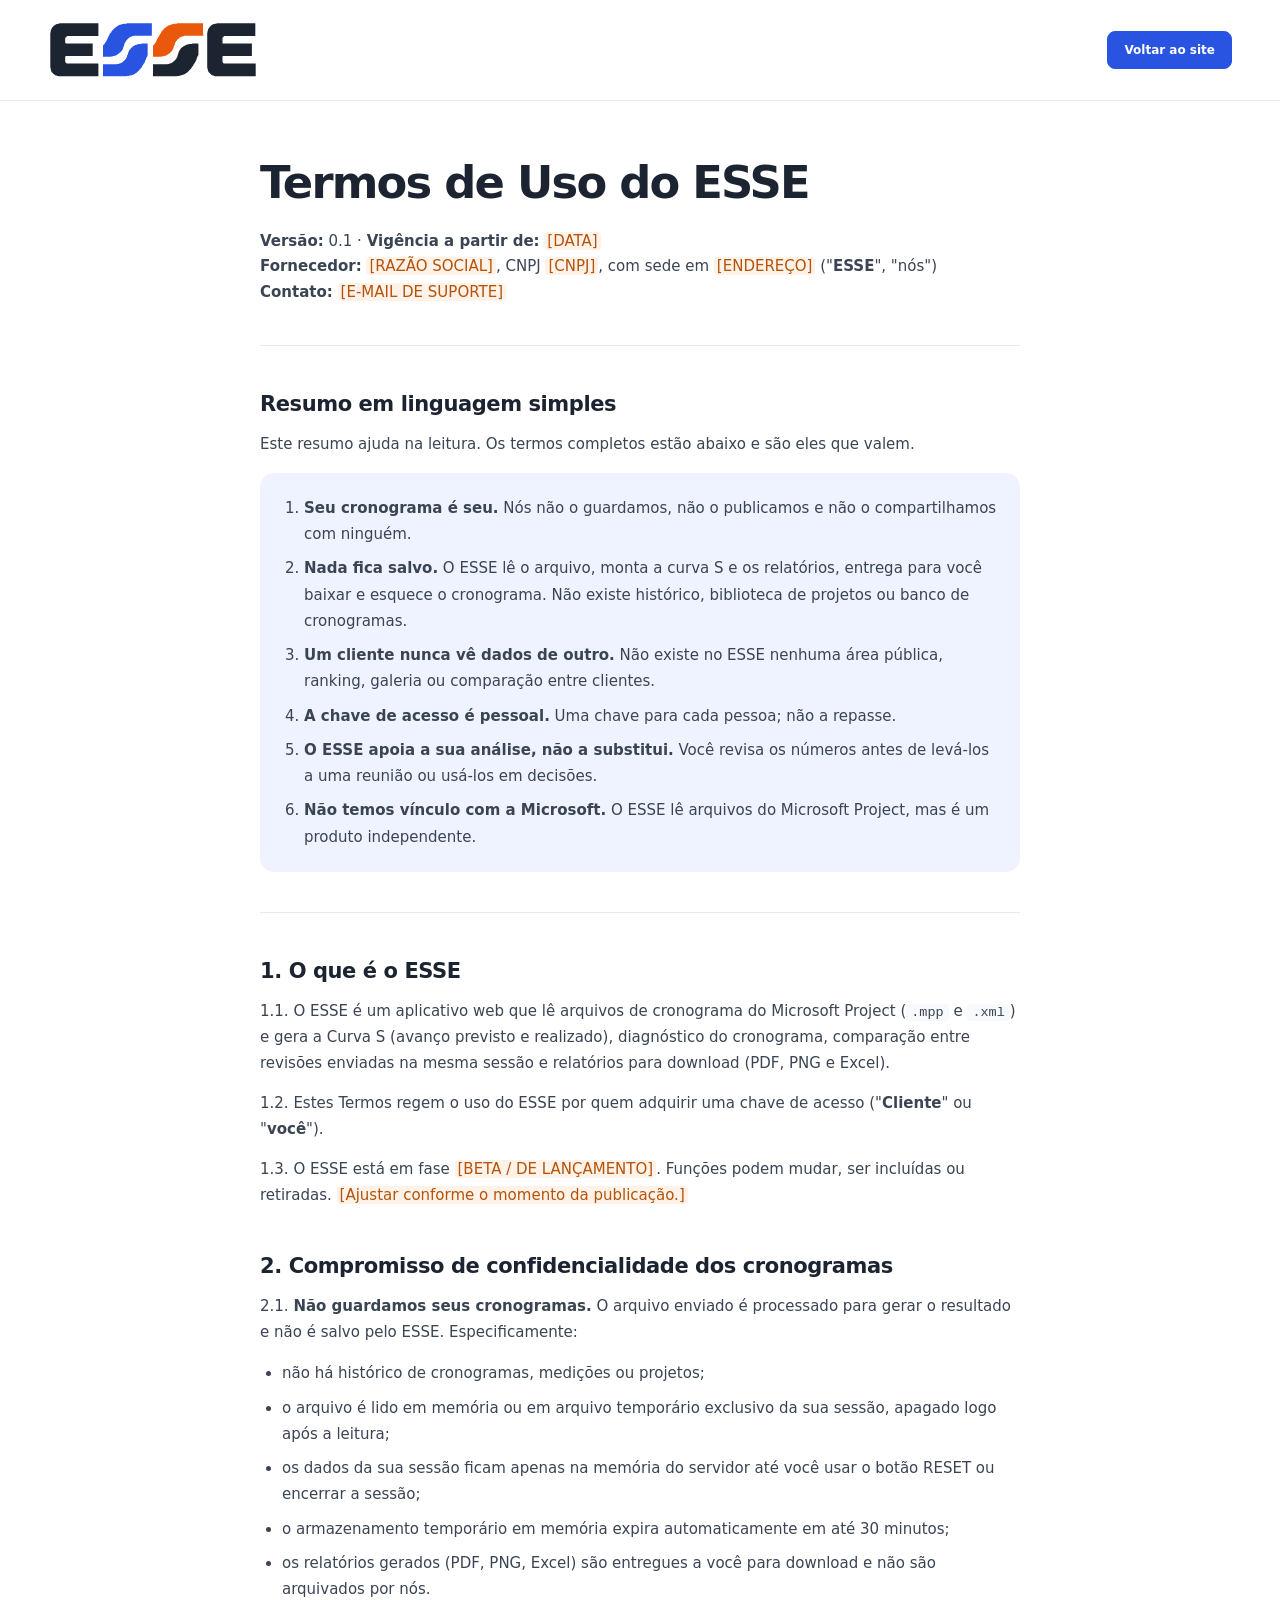
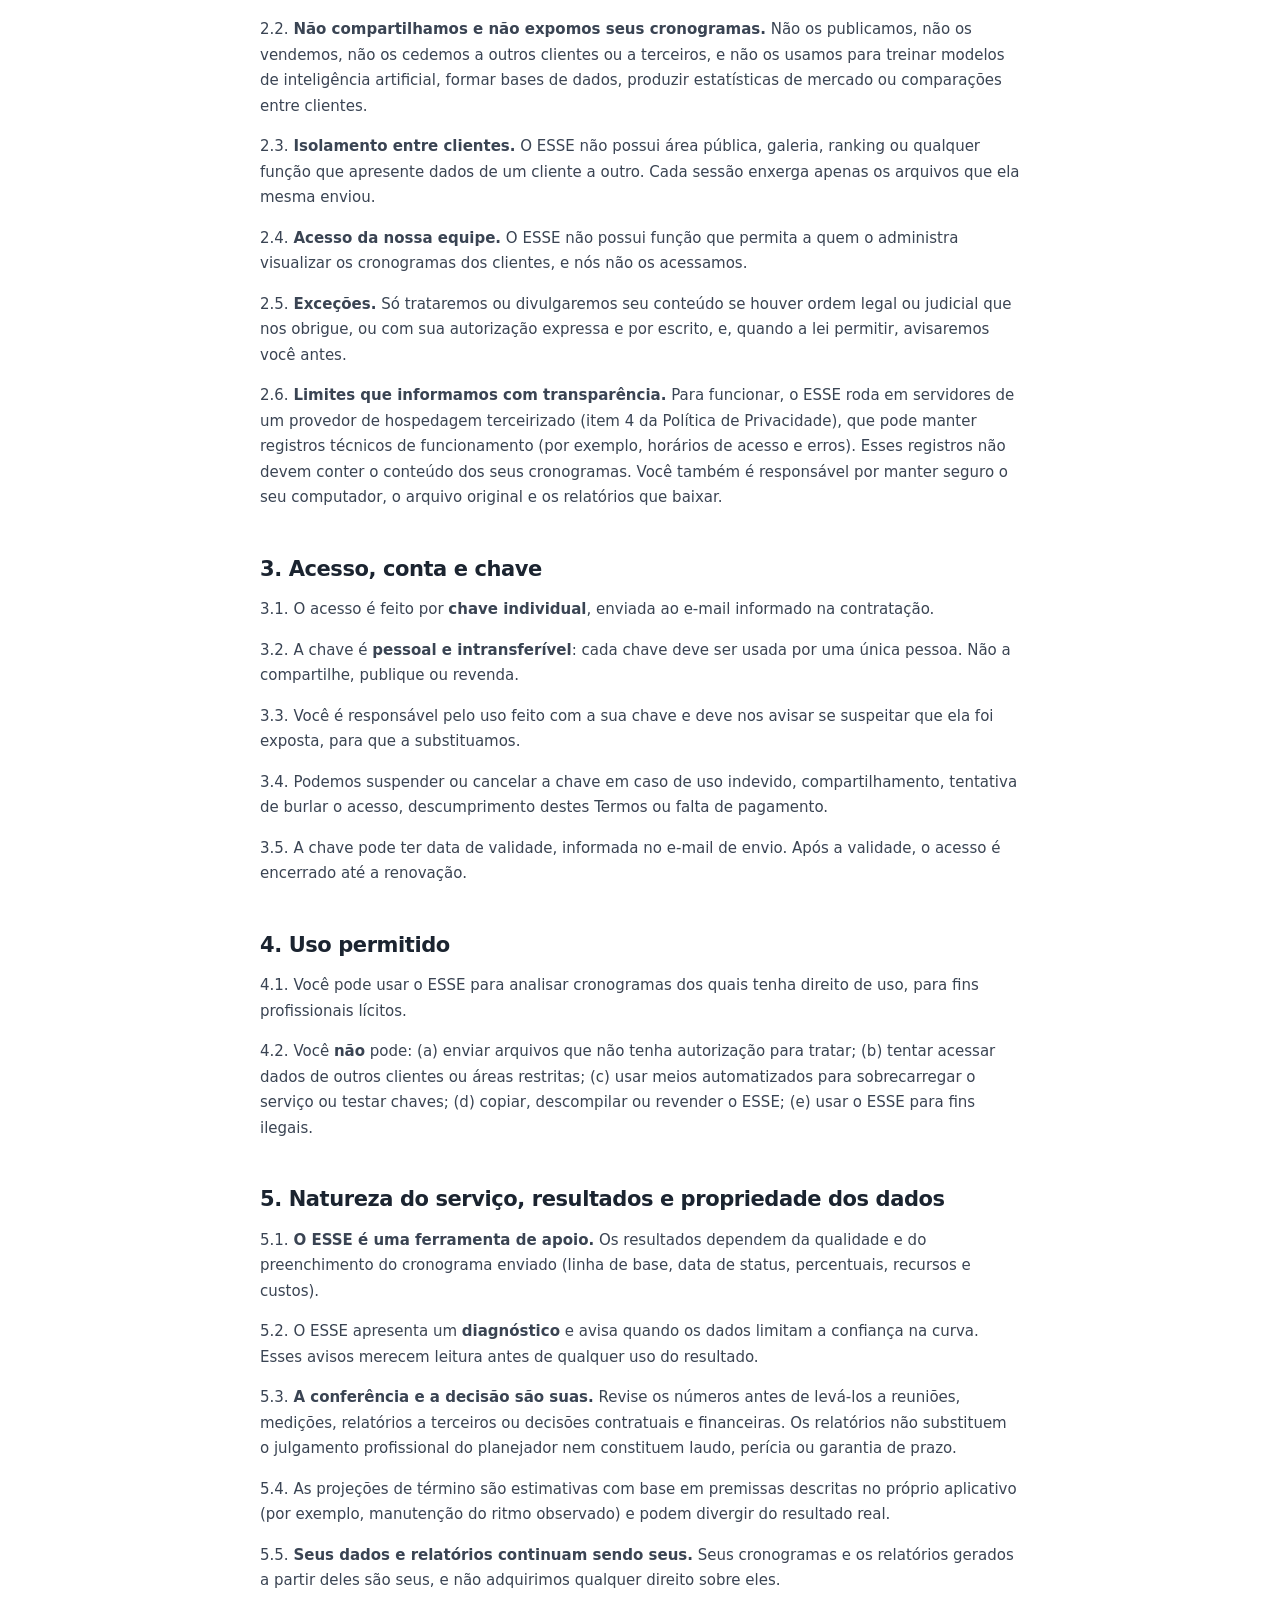
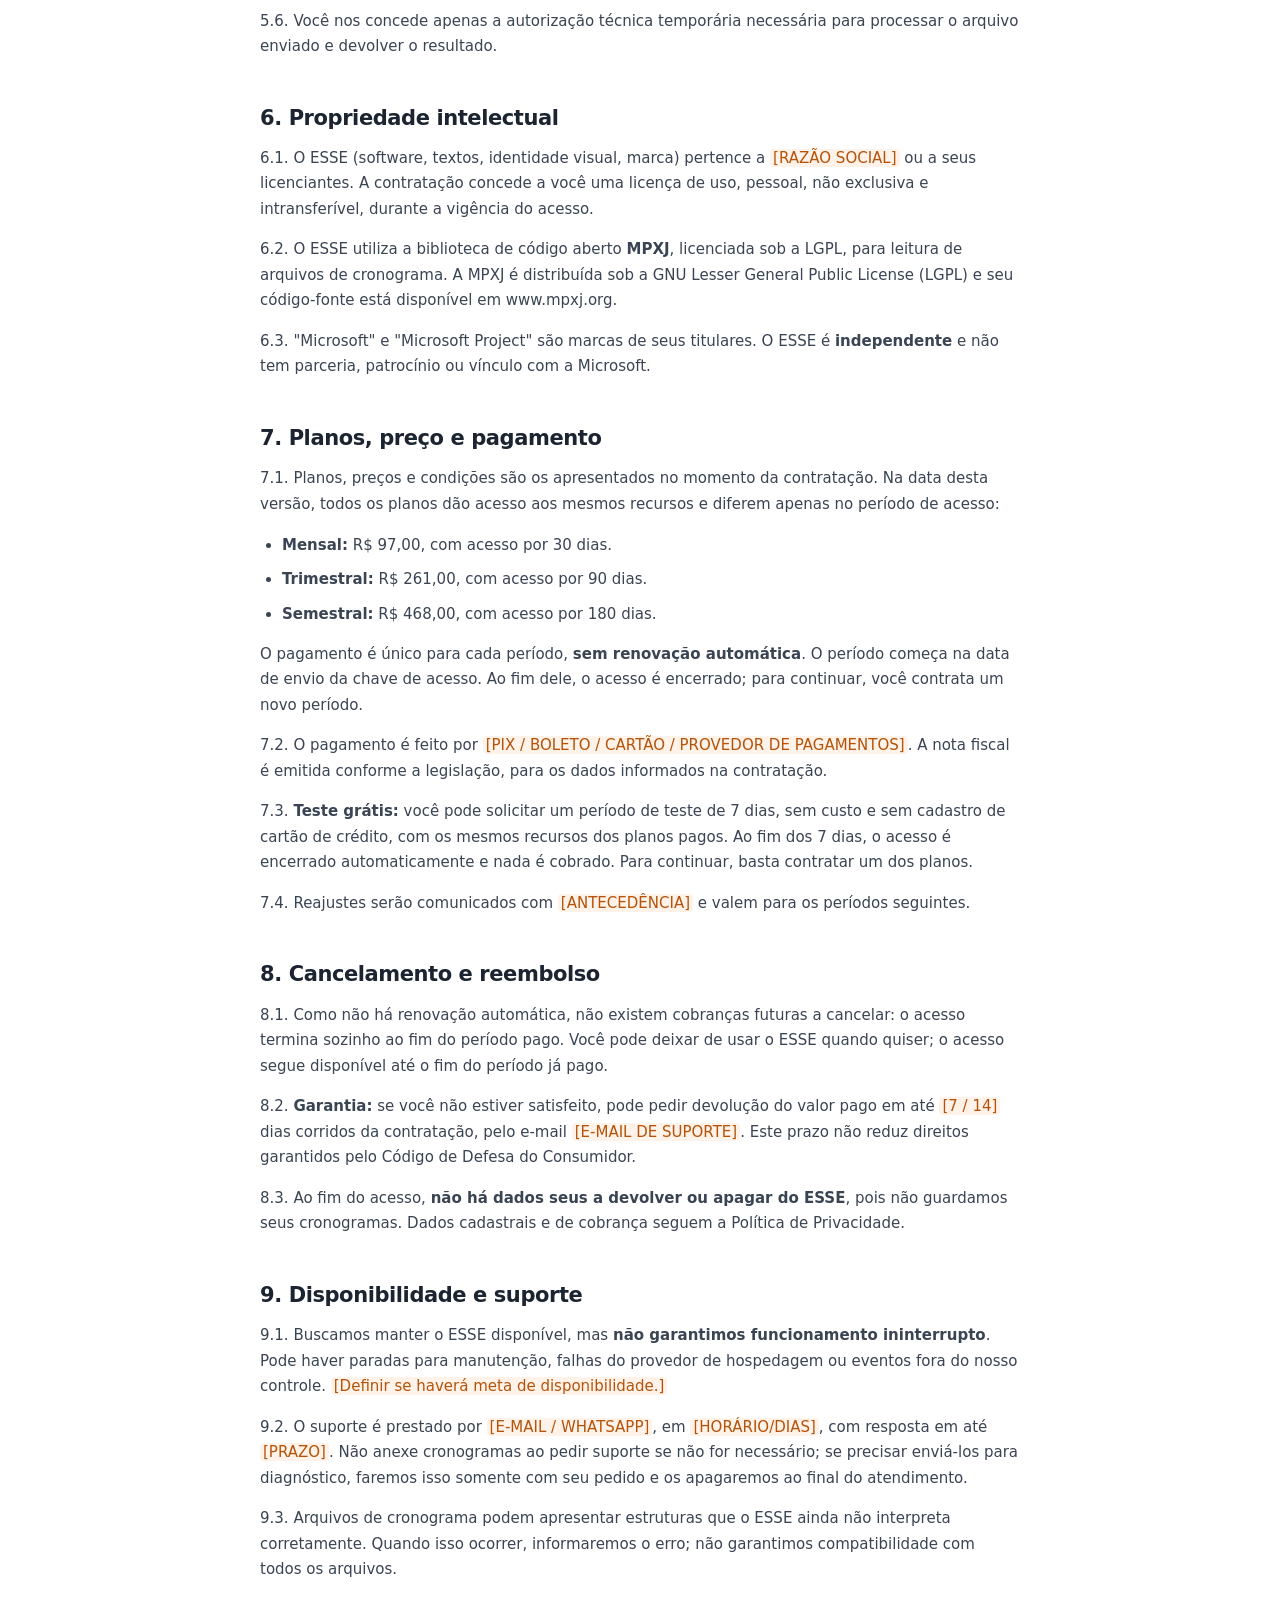
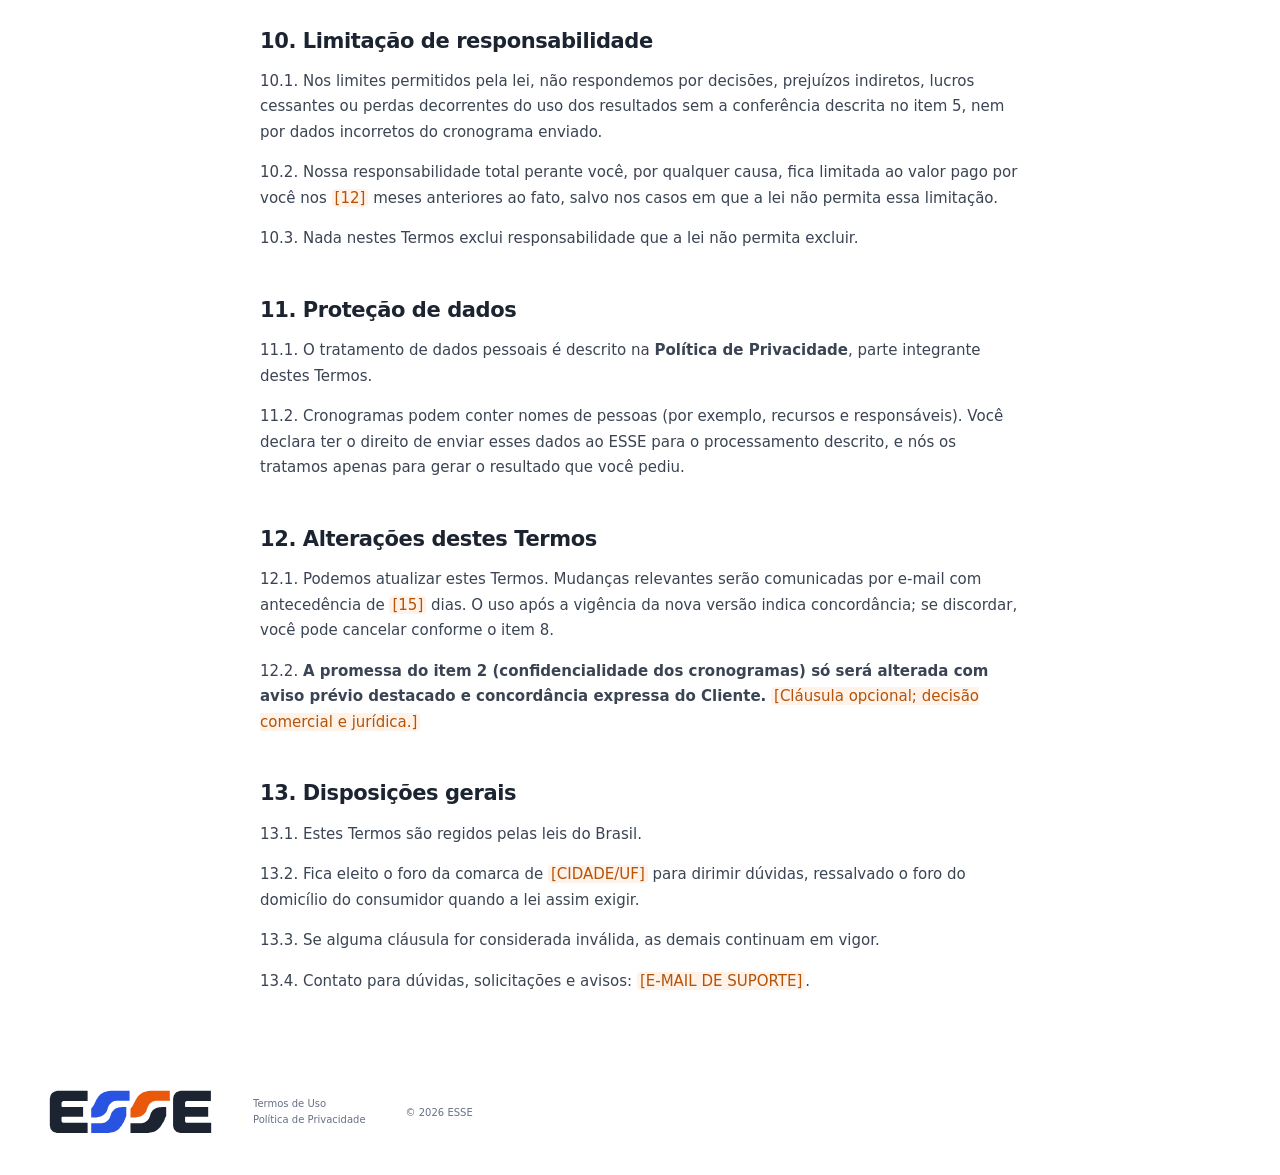
<file: termos.html>
<!doctype html>
<html lang="pt-BR">
<head>
  <meta charset="utf-8">
  <meta name="viewport" content="width=device-width, initial-scale=1">
  <title>Termos de Uso — ESSE</title>
  <meta name="description" content="Termos de Uso do ESSE. Seus cronogramas não são armazenados nem compartilhados.">
  <meta name="theme-color" content="#2954E1">
  <link rel="icon" href="assets/favicon.svg" type="image/svg+xml">
  <link rel="stylesheet" href="assets/brand.css">
  <link rel="stylesheet" href="styles.css">
</head>
<body>
<a class="skip-link" href="#conteudo">Pular para o conteúdo</a>
<header class="site-header">
  <div class="wrap nav-row">
    <a href="index.html" class="brand" aria-label="ESSE, página inicial"><img src="assets/logo.svg" alt="ESSE" width="130" height="34"></a>
    <a class="button button-small" href="index.html">Voltar ao site</a>
  </div>
</header>
<main id="conteudo" class="wrap legal">
<!-- Gerado por juridico/gerar_paginas.py a partir de juridico/termos-de-uso.md. Não edite aqui. -->
<h1>Termos de Uso do ESSE</h1>
<p><strong>Versão:</strong> 0.1 · <strong>Vigência a partir de:</strong> <mark class="pendente">[DATA]</mark><br><strong>Fornecedor:</strong> <mark class="pendente">[RAZÃO SOCIAL]</mark>, CNPJ <mark class="pendente">[CNPJ]</mark>, com sede em <mark class="pendente">[ENDEREÇO]</mark> ("<strong>ESSE</strong>", "nós")<br><strong>Contato:</strong> <mark class="pendente">[E-MAIL DE SUPORTE]</mark></p>
<hr>
<h2>Resumo em linguagem simples</h2>
<p>Este resumo ajuda na leitura. Os termos completos estão abaixo e são eles que valem.</p>
<ol><li><strong>Seu cronograma é seu.</strong> Nós não o guardamos, não o publicamos e não o compartilhamos com ninguém.</li><li><strong>Nada fica salvo.</strong> O ESSE lê o arquivo, monta a curva S e os relatórios, entrega para você baixar e esquece o cronograma. Não existe histórico, biblioteca de projetos ou banco de cronogramas.</li><li><strong>Um cliente nunca vê dados de outro.</strong> Não existe no ESSE nenhuma área pública, ranking, galeria ou comparação entre clientes.</li><li><strong>A chave de acesso é pessoal.</strong> Uma chave para cada pessoa; não a repasse.</li><li><strong>O ESSE apoia a sua análise, não a substitui.</strong> Você revisa os números antes de levá-los a uma reunião ou usá-los em decisões.</li><li><strong>Não temos vínculo com a Microsoft.</strong> O ESSE lê arquivos do Microsoft Project, mas é um produto independente.</li></ol>
<hr>
<h2>1. O que é o ESSE</h2>
<p>1.1. O ESSE é um aplicativo web que lê arquivos de cronograma do Microsoft Project (<code>.mpp</code> e <code>.xml</code>) e gera a Curva S (avanço previsto e realizado), diagnóstico do cronograma, comparação entre revisões enviadas na mesma sessão e relatórios para download (PDF, PNG e Excel).</p>
<p>1.2. Estes Termos regem o uso do ESSE por quem adquirir uma chave de acesso ("<strong>Cliente</strong>" ou "<strong>você</strong>").</p>
<p>1.3. O ESSE está em fase <mark class="pendente">[BETA / DE LANÇAMENTO]</mark>. Funções podem mudar, ser incluídas ou retiradas. <mark class="pendente">[Ajustar conforme o momento da publicação.]</mark></p>
<h2>2. Compromisso de confidencialidade dos cronogramas</h2>
<p>2.1. <strong>Não guardamos seus cronogramas.</strong> O arquivo enviado é processado para gerar o resultado e não é salvo pelo ESSE. Especificamente:</p>
<ul><li>não há histórico de cronogramas, medições ou projetos;</li><li>o arquivo é lido em memória ou em arquivo temporário exclusivo da sua sessão, apagado logo após a leitura;</li><li>os dados da sua sessão ficam apenas na memória do servidor até você usar o botão RESET ou encerrar a sessão;</li><li>o armazenamento temporário em memória expira automaticamente em até 30 minutos;</li><li>os relatórios gerados (PDF, PNG, Excel) são entregues a você para download e não são arquivados por nós.</li></ul>
<p>2.2. <strong>Não compartilhamos e não expomos seus cronogramas.</strong> Não os publicamos, não os vendemos, não os cedemos a outros clientes ou a terceiros, e não os usamos para treinar modelos de inteligência artificial, formar bases de dados, produzir estatísticas de mercado ou comparações entre clientes.</p>
<p>2.3. <strong>Isolamento entre clientes.</strong> O ESSE não possui área pública, galeria, ranking ou qualquer função que apresente dados de um cliente a outro. Cada sessão enxerga apenas os arquivos que ela mesma enviou.</p>
<p>2.4. <strong>Acesso da nossa equipe.</strong> O ESSE não possui função que permita a quem o administra visualizar os cronogramas dos clientes, e nós não os acessamos.</p>
<p>2.5. <strong>Exceções.</strong> Só trataremos ou divulgaremos seu conteúdo se houver ordem legal ou judicial que nos obrigue, ou com sua autorização expressa e por escrito, e, quando a lei permitir, avisaremos você antes.</p>
<p>2.6. <strong>Limites que informamos com transparência.</strong> Para funcionar, o ESSE roda em servidores de um provedor de hospedagem terceirizado (item 4 da Política de Privacidade), que pode manter registros técnicos de funcionamento (por exemplo, horários de acesso e erros). Esses registros não devem conter o conteúdo dos seus cronogramas. Você também é responsável por manter seguro o seu computador, o arquivo original e os relatórios que baixar.</p>
<h2>3. Acesso, conta e chave</h2>
<p>3.1. O acesso é feito por <strong>chave individual</strong>, enviada ao e-mail informado na contratação.</p>
<p>3.2. A chave é <strong>pessoal e intransferível</strong>: cada chave deve ser usada por uma única pessoa. Não a compartilhe, publique ou revenda.</p>
<p>3.3. Você é responsável pelo uso feito com a sua chave e deve nos avisar se suspeitar que ela foi exposta, para que a substituamos.</p>
<p>3.4. Podemos suspender ou cancelar a chave em caso de uso indevido, compartilhamento, tentativa de burlar o acesso, descumprimento destes Termos ou falta de pagamento.</p>
<p>3.5. A chave pode ter data de validade, informada no e-mail de envio. Após a validade, o acesso é encerrado até a renovação.</p>
<h2>4. Uso permitido</h2>
<p>4.1. Você pode usar o ESSE para analisar cronogramas dos quais tenha direito de uso, para fins profissionais lícitos.</p>
<p>4.2. Você <strong>não</strong> pode: (a) enviar arquivos que não tenha autorização para tratar; (b) tentar acessar dados de outros clientes ou áreas restritas; (c) usar meios automatizados para sobrecarregar o serviço ou testar chaves; (d) copiar, descompilar ou revender o ESSE; (e) usar o ESSE para fins ilegais.</p>
<h2>5. Natureza do serviço, resultados e propriedade dos dados</h2>
<p>5.1. <strong>O ESSE é uma ferramenta de apoio.</strong> Os resultados dependem da qualidade e do preenchimento do cronograma enviado (linha de base, data de status, percentuais, recursos e custos).</p>
<p>5.2. O ESSE apresenta um <strong>diagnóstico</strong> e avisa quando os dados limitam a confiança na curva. Esses avisos merecem leitura antes de qualquer uso do resultado.</p>
<p>5.3. <strong>A conferência e a decisão são suas.</strong> Revise os números antes de levá-los a reuniões, medições, relatórios a terceiros ou decisões contratuais e financeiras. Os relatórios não substituem o julgamento profissional do planejador nem constituem laudo, perícia ou garantia de prazo.</p>
<p>5.4. As projeções de término são estimativas com base em premissas descritas no próprio aplicativo (por exemplo, manutenção do ritmo observado) e podem divergir do resultado real.</p>
<p>5.5. <strong>Seus dados e relatórios continuam sendo seus.</strong> Seus cronogramas e os relatórios gerados a partir deles são seus, e não adquirimos qualquer direito sobre eles.</p>
<p>5.6. Você nos concede apenas a autorização técnica temporária necessária para processar o arquivo enviado e devolver o resultado.</p>
<h2>6. Propriedade intelectual</h2>
<p>6.1. O ESSE (software, textos, identidade visual, marca) pertence a <mark class="pendente">[RAZÃO SOCIAL]</mark> ou a seus licenciantes. A contratação concede a você uma licença de uso, pessoal, não exclusiva e intransferível, durante a vigência do acesso.</p>
<p>6.2. O ESSE utiliza a biblioteca de código aberto <strong>MPXJ</strong>, licenciada sob a LGPL, para leitura de arquivos de cronograma. A MPXJ é distribuída sob a GNU Lesser General Public License (LGPL) e seu código-fonte está disponível em www.mpxj.org.</p>
<p>6.3. "Microsoft" e "Microsoft Project" são marcas de seus titulares. O ESSE é <strong>independente</strong> e não tem parceria, patrocínio ou vínculo com a Microsoft.</p>
<h2>7. Planos, preço e pagamento</h2>
<p>7.1. Planos, preços e condições são os apresentados no momento da contratação. Na data desta versão, todos os planos dão acesso aos mesmos recursos e diferem apenas no período de acesso:</p>
<ul><li><strong>Mensal:</strong> R$ 97,00, com acesso por 30 dias.</li><li><strong>Trimestral:</strong> R$ 261,00, com acesso por 90 dias.</li><li><strong>Semestral:</strong> R$ 468,00, com acesso por 180 dias.</li></ul>
<p>O pagamento é único para cada período, <strong>sem renovação automática</strong>. O período começa na data de envio da chave de acesso. Ao fim dele, o acesso é encerrado; para continuar, você contrata um novo período.</p>
<p>7.2. O pagamento é feito por <mark class="pendente">[PIX / BOLETO / CARTÃO / PROVEDOR DE PAGAMENTOS]</mark>. A nota fiscal é emitida conforme a legislação, para os dados informados na contratação.</p>
<p>7.3. <strong>Teste grátis:</strong> você pode solicitar um período de teste de 7 dias, sem custo e sem cadastro de cartão de crédito, com os mesmos recursos dos planos pagos. Ao fim dos 7 dias, o acesso é encerrado automaticamente e nada é cobrado. Para continuar, basta contratar um dos planos.</p>
<p>7.4. Reajustes serão comunicados com <mark class="pendente">[ANTECEDÊNCIA]</mark> e valem para os períodos seguintes.</p>
<h2>8. Cancelamento e reembolso</h2>
<p>8.1. Como não há renovação automática, não existem cobranças futuras a cancelar: o acesso termina sozinho ao fim do período pago. Você pode deixar de usar o ESSE quando quiser; o acesso segue disponível até o fim do período já pago.</p>
<p>8.2. <strong>Garantia:</strong> se você não estiver satisfeito, pode pedir devolução do valor pago em até <mark class="pendente">[7 / 14]</mark> dias corridos da contratação, pelo e-mail <mark class="pendente">[E-MAIL DE SUPORTE]</mark>. Este prazo não reduz direitos garantidos pelo Código de Defesa do Consumidor.</p>
<p>8.3. Ao fim do acesso, <strong>não há dados seus a devolver ou apagar do ESSE</strong>, pois não guardamos seus cronogramas. Dados cadastrais e de cobrança seguem a Política de Privacidade.</p>
<h2>9. Disponibilidade e suporte</h2>
<p>9.1. Buscamos manter o ESSE disponível, mas <strong>não garantimos funcionamento ininterrupto</strong>. Pode haver paradas para manutenção, falhas do provedor de hospedagem ou eventos fora do nosso controle. <mark class="pendente">[Definir se haverá meta de disponibilidade.]</mark></p>
<p>9.2. O suporte é prestado por <mark class="pendente">[E-MAIL / WHATSAPP]</mark>, em <mark class="pendente">[HORÁRIO/DIAS]</mark>, com resposta em até <mark class="pendente">[PRAZO]</mark>. Não anexe cronogramas ao pedir suporte se não for necessário; se precisar enviá-los para diagnóstico, faremos isso somente com seu pedido e os apagaremos ao final do atendimento.</p>
<p>9.3. Arquivos de cronograma podem apresentar estruturas que o ESSE ainda não interpreta corretamente. Quando isso ocorrer, informaremos o erro; não garantimos compatibilidade com todos os arquivos.</p>
<h2>10. Limitação de responsabilidade</h2>
<p>10.1. Nos limites permitidos pela lei, não respondemos por decisões, prejuízos indiretos, lucros cessantes ou perdas decorrentes do uso dos resultados sem a conferência descrita no item 5, nem por dados incorretos do cronograma enviado.</p>
<p>10.2. Nossa responsabilidade total perante você, por qualquer causa, fica limitada ao valor pago por você nos <mark class="pendente">[12]</mark> meses anteriores ao fato, salvo nos casos em que a lei não permita essa limitação.</p>
<p>10.3. Nada nestes Termos exclui responsabilidade que a lei não permita excluir.</p>
<h2>11. Proteção de dados</h2>
<p>11.1. O tratamento de dados pessoais é descrito na <strong>Política de Privacidade</strong>, parte integrante destes Termos.</p>
<p>11.2. Cronogramas podem conter nomes de pessoas (por exemplo, recursos e responsáveis). Você declara ter o direito de enviar esses dados ao ESSE para o processamento descrito, e nós os tratamos apenas para gerar o resultado que você pediu.</p>
<h2>12. Alterações destes Termos</h2>
<p>12.1. Podemos atualizar estes Termos. Mudanças relevantes serão comunicadas por e-mail com antecedência de <mark class="pendente">[15]</mark> dias. O uso após a vigência da nova versão indica concordância; se discordar, você pode cancelar conforme o item 8.</p>
<p>12.2. <strong>A promessa do item 2 (confidencialidade dos cronogramas) só será alterada com aviso prévio destacado e concordância expressa do Cliente.</strong> <mark class="pendente">[Cláusula opcional; decisão comercial e jurídica.]</mark></p>
<h2>13. Disposições gerais</h2>
<p>13.1. Estes Termos são regidos pelas leis do Brasil.</p>
<p>13.2. Fica eleito o foro da comarca de <mark class="pendente">[CIDADE/UF]</mark> para dirimir dúvidas, ressalvado o foro do domicílio do consumidor quando a lei assim exigir.</p>
<p>13.3. Se alguma cláusula for considerada inválida, as demais continuam em vigor.</p>
<p>13.4. Contato para dúvidas, solicitações e avisos: <mark class="pendente">[E-MAIL DE SUPORTE]</mark>.</p>
</main>
<footer class="wrap site-footer"><a href="index.html" aria-label="ESSE, página inicial"><img src="assets/logo.svg" width="115" height="30" alt="ESSE"></a><p><a href="termos.html">Termos de Uso</a><br><a href="privacidade.html">Política de Privacidade</a></p><span>© 2026 ESSE</span></footer>
</body>
</html>
</file>
<file: assets/brand.css>
:root {
  --esse-blue: #2954E1;
  --esse-orange: #EA580C;
  --esse-graphite: #1B2430;
  --esse-white: #FFFFFF;

  --esse-bg: #F7F9FC;
  --esse-surface: #FFFFFF;
  --esse-surface-subtle: #F9FAFB;
  --esse-border: #E6EAF0;

  --esse-text: #1B2430;
  --esse-text-secondary: #667085;
  --esse-text-muted: #98A2B3;

  --esse-blue-soft: #EEF3FF;
  --esse-orange-soft: #FFF2E9;

  --esse-success: #15803D;
  --esse-warning: #B45309;
  --esse-danger: #B42318;

  --esse-radius-sm: 8px;
  --esse-radius-md: 12px;
  --esse-radius-lg: 16px;
  --esse-radius-xl: 20px;

  --esse-shadow-sm: 0 1px 2px rgba(27, 36, 48, .06);
  --esse-shadow-md: 0 8px 24px rgba(27, 36, 48, .08);
  --esse-focus-ring: 0 0 0 3px rgba(41, 84, 225, .18);

  --esse-font-sans: Inter, ui-sans-serif, system-ui, -apple-system, BlinkMacSystemFont, "Segoe UI", sans-serif;
}
</file>
<file: styles.css>
:root{--blue:#2954e1;--orange:#ea580c;--ink:#1b2430;--muted:#667085;--border:#e6eaf0;--soft:#f7f9fc;--plan:#2954e1;--real:#ea580c;font-family:Inter,ui-sans-serif,system-ui,-apple-system,BlinkMacSystemFont,"Segoe UI",sans-serif;color:var(--ink);font-synthesis:none}
*{box-sizing:border-box}html{scroll-behavior:smooth;scroll-padding-top:100px}body{margin:0;background:#fff}a{color:inherit;text-decoration:none}button,input{font:inherit}button,a,summary{-webkit-tap-highlight-color:transparent}button{cursor:pointer}img{display:block;max-width:100%}button{border:0}p{line-height:1.7}h1,h2,h3,p{margin-top:0}h1,h2,h3{font-weight:650}h1,h2{letter-spacing:-.052em}h2{font-size:clamp(2.15rem,3.2vw,3.1rem);line-height:1.13;margin-bottom:24px}h3{letter-spacing:-.025em;font-size:1.15rem;line-height:1.4}em{font-style:normal;color:var(--blue)}.wrap{width:min(1200px,calc(100% - 96px));margin-inline:auto}.section-pad{padding-block:104px}.eyebrow{font-size:10px;font-weight:750;letter-spacing:.18em;line-height:1.6;margin-bottom:24px}.muted{color:#818b99}.orange{color:var(--orange)}.section-intro{font-size:16px;color:var(--muted);max-width:450px}.button{display:inline-flex;align-items:center;justify-content:center;gap:28px;padding:16px 23px;background:var(--blue);color:white;font-size:14px;font-weight:600;border:1px solid var(--blue);border-radius:8px;white-space:nowrap;transition:background .18s,transform .18s}.button:hover{background:#2146c1;transform:translateY(-2px)}.button span{font-size:18px;font-weight:400}.button-small{font-size:12px;padding:11px 16px;gap:18px}.text-link{font-size:14px;font-weight:600;display:inline-flex;gap:20px;align-items:center}.text-link:hover{color:var(--blue)}.text-link span{font-size:19px}.actions{display:flex;align-items:center;gap:26px}.skip-link{position:fixed;top:-70px;left:16px;padding:12px;background:var(--ink);color:#fff;z-index:100}.skip-link:focus{top:10px}:focus-visible{outline:3px solid #7a98fa;outline-offset:4px}
.site-header{position:sticky;top:0;z-index:20;background:#fff;border-bottom:1px solid var(--border)}.nav-row{min-height:88px;display:flex;align-items:center;gap:35px}.brand{margin-right:auto}.brand img{width:130px;height:auto}nav{display:flex;gap:30px;align-items:center;margin-right:26px}nav a{font-size:12px;font-weight:500;color:#566170}nav a:hover{color:var(--blue)}.menu-toggle{display:none}
.hero{display:grid;grid-template-columns:1fr 1.1fr;gap:60px;align-items:center;padding-top:100px;padding-bottom:100px}.hero .eyebrow{display:flex;align-items:center;gap:12px}.little-line{width:23px;height:3px;background:var(--blue)}h1{font-size:clamp(2.8rem,4.15vw,4.05rem);line-height:1.09;margin-bottom:26px}.lead{font-size:16px;line-height:1.8;color:var(--muted);max-width:450px;margin-bottom:30px}.hero-footnote{font-size:11px;color:var(--muted);margin:20px 0 0}.hero-visual{position:relative;border:1px solid var(--border);border-radius:14px;box-shadow:0 24px 75px -40px #1b243054;background:#fff;margin-top:7px}.visual-top{border-bottom:1px solid var(--border);padding:17px 22px;display:flex;gap:8px;align-items:center;font-size:9px;letter-spacing:.1em;font-weight:650;color:#68768a}.project-dot{width:6px;height:6px;border-radius:100%;background:var(--blue)}.live-label{margin-left:auto;font-size:10px;font-weight:400;letter-spacing:0;background:#f1f4fa;padding:4px 10px;border-radius:5px}.visual-title{display:flex;justify-content:space-between;padding:23px 22px 16px;font-weight:650;font-size:14px}.visual-title small{font-size:9px;font-weight:400;color:var(--muted)}.hero-kpis{display:flex;padding:0 22px;gap:40px}.hero-kpis span{font-size:10px;display:block;color:var(--muted);margin-bottom:5px}.hero-kpis b{font-weight:600;font-size:26px;letter-spacing:-.04em}.hero-kpis small{font-size:14px;font-weight:450}.hero-chart{width:100%;display:block;padding:18px 15px 0}.chart-grid path,.chart-grid line{stroke:#e9edf3;fill:none}.chart-labels{font-size:11px;fill:#8a94a3}.planned-stroke,.actual-stroke,.forecast-stroke{fill:none;stroke-width:3;stroke-linecap:round;stroke-linejoin:round}.planned-stroke{stroke:var(--blue)}.actual-stroke,.forecast-stroke{stroke:var(--orange)}.forecast-stroke{stroke-dasharray:6 6}.status-stroke{stroke:#97a3b4;stroke-width:1.2;stroke-dasharray:3 4}.chart-legend{display:flex;gap:23px;justify-content:center;font-size:10px;color:var(--muted);padding:14px}.chart-legend span{display:inline-flex;align-items:center;gap:6px}.chart-legend span:before{content:"";width:15px;border-top:2px solid var(--blue)}.chart-legend .legend-actual:before{border-color:var(--orange)}.chart-legend .legend-forecast:before{border-top:2px dashed var(--orange)}.visual-bottom{border-top:1px solid var(--border);padding:15px 22px;font-size:10px;display:flex;justify-content:space-between;color:var(--muted)}.visual-bottom>span:last-child{color:var(--blue)}.floating-note{position:absolute;bottom:-33px;right:24px;display:flex;gap:13px;align-items:center;background:#fff;border:1px solid var(--border);box-shadow:0 10px 30px #1b24300d;border-radius:9px;padding:14px 19px}.note-icon{background:#fff2e9;color:var(--orange);border-radius:7px;font-size:20px;display:grid;place-items:center;width:36px;height:36px}.floating-note strong,.floating-note div span{display:block;font-size:11px}.floating-note div span{color:var(--muted);font-size:10px;margin-top:4px}.audience{display:flex;align-items:center;justify-content:space-between;gap:30px;padding-block:30px;border-top:1px solid var(--border);margin-bottom:45px}.audience>span{font-size:8px;line-height:1.8;letter-spacing:.12em;color:var(--muted);font-weight:650}.audience p{margin:0;color:#6c7583;font-size:17px;letter-spacing:-.025em;font-weight:500}
.problem-section{background:var(--ink);color:#fff}.problem-grid{display:grid;grid-template-columns:1fr 1fr;gap:110px}.problem-section .eyebrow{color:#c0cdff}.problem-section h2{font-size:clamp(2.2rem,3.1vw,3rem)}.problem-section .section-intro{color:#bdc5d0;font-size:14px;max-width:410px}.problem-section .muted{color:#8995a5}.questions article{display:flex;gap:26px;border-bottom:1px solid #ffffff21;padding:25px 0}.questions article:first-child{padding-top:6px}.questions article:last-child{border-bottom:0}.number{font-size:12px;color:#8ca6ff;padding-top:5px;font-variant-numeric:tabular-nums}.questions h3{font-size:17px;margin-bottom:10px}.questions p{font-size:13px;color:#bdc5d0;margin-bottom:0}.section-heading{display:flex;justify-content:space-between;align-items:end;gap:60px;margin-bottom:48px}.section-heading h2{margin:0}.section-heading>p{color:var(--muted);font-size:14px;max-width:400px;margin:0 0 6px}.demo-window{border:1px solid var(--border);border-radius:14px;overflow:hidden;box-shadow:0 18px 55px -28px #1b24302b}.demo-toolbar{background:#f9fafc;border-bottom:1px solid var(--border);padding:16px 25px;display:flex;align-items:center;justify-content:space-between;gap:15px}.demo-toolbar>div{display:flex;align-items:center;gap:12px;font-size:12px;font-weight:600}.pill{font-size:9px;color:var(--muted);padding:5px 8px;border:1px solid var(--border);border-radius:5px;background:white}.demo-body{padding:30px 36px 0}.demo-info{display:flex;justify-content:space-between;align-items:center;gap:20px;margin-bottom:30px}.overline{font-size:8px;letter-spacing:.13em;color:var(--muted);font-weight:600}.demo-info h3{font-size:19px;margin:8px 0 0}.demo-kpis{display:flex;gap:40px}.demo-kpis span{font-size:10px;display:block;color:var(--muted);margin-bottom:6px}.demo-kpis strong{font-size:23px;font-weight:600;letter-spacing:-.03em;display:block;min-width:90px}#demo-chart{display:block;width:100%;height:auto}#demo-area{fill:#ea580c;fill-opacity:.06}.timeline{border-top:1px solid var(--border);padding:20px 0;display:flex;align-items:center;gap:22px;font-size:10px;color:var(--muted);margin-top:10px}.timeline>div{display:flex;gap:9px}.timeline button{border-radius:6px;background:#fff;color:#627089;border:1px solid var(--border);padding:9px 13px;font-size:11px;transition:background .2s,color .2s}.timeline button[aria-pressed=true]{background:var(--blue);border-color:var(--blue);color:white}.timeline button:hover{border-color:var(--blue)}.timeline-tip{margin-left:auto}.demo-disclaimer{font-size:10px;text-align:center;color:var(--muted);margin:17px 0 48px}.feature-notes{display:grid;grid-template-columns:repeat(3,1fr);gap:55px}.feature-icon{font-size:11px;color:var(--blue);font-weight:650}.feature-notes h3{font-size:16px;margin:12px 0 7px}.feature-notes p{color:var(--muted);font-size:13px;margin:0;max-width:290px}
.deliver-section{background:var(--soft)}.deliver-grid{display:grid;grid-template-columns:1.1fr 1fr;gap:100px;align-items:center}.report-stage{padding:30px;background:#e9eef6;border:1px solid #e2e7ef;border-radius:14px}.report-sheet{--plan:var(--blue);--real:var(--orange);background:#fff;padding:32px 28px 15px;box-shadow:0 12px 30px #1b243014;transform:rotate(-2deg);transition:transform .2s}.report-stage:hover .report-sheet{transform:rotate(0deg)}.report-header{display:flex;justify-content:space-between;align-items:center;gap:20px;margin-bottom:35px}.client-logo{color:var(--plan);border-left:3px solid var(--plan);padding-left:8px;font-size:9px;letter-spacing:.14em;line-height:1.25}.client-logo b{font-size:12px}.report-header>span:last-child{font-size:7px;font-weight:600;text-align:right;line-height:1.8;letter-spacing:.05em}.report-header small{font-size:6px;color:var(--muted);font-weight:400}.report-sheet h3{font-size:18px;margin:0 0 5px}.report-sheet>p{font-size:8px;color:var(--muted);margin:0 0 25px}.report-sheet svg{width:100%}.report-plan{stroke:var(--plan);stroke-width:3;fill:none}.report-real,.report-forecast{stroke:var(--real);stroke-width:3;fill:none}.report-forecast{stroke-dasharray:7 5}.report-metrics{display:flex;justify-content:space-between;margin:25px 0 38px;font-size:7px;letter-spacing:.05em;color:var(--muted)}.report-metrics b{display:block;font-size:14px;font-weight:600;color:var(--ink);margin-top:5px;letter-spacing:0}.report-footer{display:flex;justify-content:space-between;align-items:center;border-top:1px solid var(--border);padding-top:12px;font-size:6px;color:var(--muted)}.report-footer img{width:45px}.report-controls{display:flex;align-items:center;justify-content:space-between;margin-top:27px;gap:15px}.report-controls>span{font-size:11px;color:#536078}.report-controls>div{display:flex;gap:8px}.swatch{width:28px;height:28px;border-radius:100%;border:4px solid #e9eef6;outline:1px solid transparent}.swatch[aria-pressed=true]{outline-color:#5b6575}.swatch-blue{background:var(--blue)}.swatch-graphite{background:#334155}.swatch-green{background:#146251}.deliver-copy h2{font-size:clamp(2.05rem,3vw,2.75rem)}.check-list{list-style:none;padding:0;margin:25px 0}.check-list li{font-size:13px;line-height:1.8;padding-left:23px;position:relative;margin-bottom:13px}.check-list li:before{content:"✓";position:absolute;left:0;color:var(--blue);font-weight:700}.small-note{font-size:11px;color:var(--muted);margin-bottom:30px}.steps{display:grid;grid-template-columns:repeat(3,1fr);gap:60px;list-style:none;padding:0;margin:0}.steps li{border-top:1px solid var(--border);padding-top:24px}.steps span{color:var(--blue);font-size:12px;font-weight:600}.steps h3{font-size:17px;margin:20px 0 12px}.steps p{color:var(--muted);font-size:13px;max-width:290px}.transparency{display:flex;align-items:center;gap:30px;border:1px solid var(--border);border-radius:12px;padding:30px 35px;margin-top:60px}.transparency-symbol{flex-shrink:0;display:grid;place-items:center;width:55px;height:55px;color:var(--blue);background:#eef3ff;border-radius:10px;font-size:26px;font-family:Georgia,serif}.transparency h3{font-size:16px;margin-bottom:8px}.transparency p{font-size:12px;color:var(--muted);margin:0;max-width:630px}.transparency-tag{font-size:8px;line-height:1.9;letter-spacing:.1em;color:var(--muted);margin-left:auto;flex-shrink:0}
.plans-section{background:var(--soft)}.plans-heading{text-align:center;max-width:670px;margin:0 auto 50px}.plans-heading>p:last-child{font-size:14px;color:var(--muted)}.plan-cards{display:grid;grid-template-columns:repeat(4,1fr);gap:20px}.plan{display:flex;flex-direction:column;border:1px solid var(--border);border-radius:12px;background:#fff;padding:30px;position:relative}.plan.featured{border:1.5px solid var(--blue);box-shadow:0 12px 40px #2954e10a}.plan-badge{position:absolute;right:20px;top:-12px;background:var(--blue);border-radius:5px;padding:5px 10px;font-size:8px;letter-spacing:.07em;color:white}.plan h3{font-size:20px;margin:0 0 12px}.plan-description{font-size:12px;color:var(--muted);min-height:46px;margin-bottom:28px}.plan-price{font-size:30px;font-weight:600;letter-spacing:-.035em;margin:0;line-height:1.3}.plan-price-note{font-size:10px;color:var(--muted);margin:5px 0 25px}.plan .button{width:100%;background:white;color:var(--ink);border-color:var(--border);font-size:12px;padding:12px;margin-top:auto;gap:15px}.plan .button:hover{border-color:var(--blue);color:var(--blue)}.plan.featured .button{background:var(--blue);color:white;border-color:var(--blue)}.plan-focus{font-size:9px;font-weight:650;letter-spacing:.05em;border-top:1px solid var(--border);padding-top:22px;margin-bottom:15px}.plan ul{list-style:none;padding:0;margin:0 0 25px}.plan li{font-size:12px;color:var(--muted);padding-left:18px;position:relative;margin-bottom:12px;line-height:1.6}.plan li:before{content:"↗";position:absolute;left:0;color:var(--blue);font-size:11px}.plan-notice{font-size:10px;color:var(--muted);text-align:center;max-width:700px;margin:25px auto 0}.faq-section{display:grid;grid-template-columns:.8fr 1.2fr;gap:100px}.faq-list details{border-bottom:1px solid var(--border);padding:20px 0}.faq-list details:first-child{padding-top:0}.faq-list summary{cursor:pointer;list-style:none;display:flex;justify-content:space-between;gap:25px;font-size:14px;font-weight:550;line-height:1.6}.faq-list summary::-webkit-details-marker{display:none}.faq-list summary span{color:var(--blue);font-size:20px;font-weight:400}.faq-list details[open] summary span{transform:rotate(45deg)}.faq-list details p{font-size:13px;color:var(--muted);margin:17px 30px 0 0}.closing{border-radius:15px;background:var(--blue);color:#fff;padding:60px 65px;display:flex;align-items:center;justify-content:space-between;gap:30px;margin-bottom:55px}.closing .eyebrow{color:#dbe3ff}.closing h2{font-size:clamp(2rem,3vw,2.8rem);margin-bottom:20px}.closing p:last-child{color:#dbe3ff;font-size:13px;margin:0}.button-white{background:white;color:var(--blue);border-color:white}.button-white:hover{background:#eef3ff}.site-footer{display:flex;align-items:center;gap:40px;padding-block:0 40px}.site-footer p{font-size:10px;color:var(--muted);line-height:1.6;margin:0}.site-footer>span{margin-left:auto;color:var(--muted);font-size:10px}dialog{width:min(460px,calc(100% - 32px));padding:40px;border:1px solid var(--border);border-radius:14px;color:var(--ink);box-shadow:0 20px 100px #0003}dialog::backdrop{background:#1b243080}dialog h2{font-size:30px}dialog img{margin-bottom:30px}dialog p:not(.eyebrow){font-size:14px;color:var(--muted);margin-bottom:24px}dialog .eyebrow{font-size:8px}.close-dialog{position:absolute;top:12px;right:16px;background:none;font-size:27px;color:var(--muted);width:32px;height:32px}
@media(min-width:1600px){.hero{padding-block:120px}.hero-visual{margin-top:0}}
@media(max-width:1100px){.wrap{width:calc(100% - 64px)}.hero{gap:35px;padding-block:70px 90px}.hero h1{font-size:44px}.lead{font-size:14px}.hero-kpis{gap:30px}.hero-kpis b{font-size:23px}.visual-title{font-size:12px}.visual-title small{font-size:8px}.problem-grid{gap:65px}.deliver-grid{gap:55px}.demo-kpis{gap:25px}.demo-info h3{font-size:17px}.demo-kpis strong{font-size:21px}.transparency-tag{display:none}.plan{padding:25px}.faq-section{gap:55px}nav{gap:22px;margin-right:5px}}
@media(max-width:850px){.nav-row{min-height:75px;gap:22px}nav{gap:18px}.nav-row>.button{font-size:11px;padding:10px 12px;gap:12px}.brand img{width:110px}.hero{grid-template-columns:1fr;gap:55px;padding-top:65px;padding-bottom:70px}.hero-copy{text-align:center}.hero .eyebrow,.hero .actions{justify-content:center}.hero h1{font-size:60px}.lead{max-width:520px;margin-inline:auto;font-size:16px}.hero-visual{width:min(650px,100%);margin-inline:auto}.hero-chart{max-height:310px}.hero-kpis b{font-size:28px}.hero-kpis{gap:60px}.visual-title{font-size:15px}.visual-title small{font-size:10px}.audience{flex-wrap:wrap;justify-content:center;margin-bottom:20px;gap:20px 35px}.audience>span{flex:0 0 100%;text-align:center}.audience>span br{display:none}.audience p{font-size:14px}.section-pad{padding-block:75px}.problem-grid{grid-template-columns:1fr;gap:35px}.problem-section h2 br:nth-child(2){display:none}.problem-section .section-intro{max-width:600px}.questions{display:grid;grid-template-columns:repeat(3,1fr);gap:24px}.questions article{display:block;border-bottom:0;border-top:1px solid #ffffff21;padding-top:20px!important}.questions h3{font-size:15px;margin-top:14px}.questions p{font-size:12px}.section-heading{gap:35px}.section-heading>p{font-size:12px;max-width:270px}.demo-info{display:block}.demo-info h3{margin-bottom:25px}.demo-kpis{justify-content:space-between;gap:18px}.timeline-tip{display:none}.demo-body{padding:25px 22px 0}.feature-notes{gap:30px}.deliver-grid{grid-template-columns:1fr;gap:50px}.report-stage{max-width:560px;width:100%;margin-inline:auto;order:2}.deliver-copy{max-width:580px}.steps{gap:30px}.transparency{padding:25px;gap:20px}.plan-cards{grid-template-columns:repeat(2,1fr);gap:12px}.plan{padding:22px 18px}.plan h3{font-size:18px}.plan-price{font-size:25px}.faq-section{grid-template-columns:1fr;gap:30px}.closing{padding:40px}.closing h2{font-size:33px}.closing .button{font-size:12px;gap:16px;padding:14px 17px}}
@media(max-width:600px){html{scroll-padding-top:90px}.wrap{width:calc(100% - 40px)}.section-pad{padding-block:60px}.nav-row{min-height:70px;gap:14px}.brand img{width:98px}.menu-toggle{display:flex;flex-direction:column;justify-content:center;gap:5px;width:30px;height:36px;background:transparent;order:3;padding:5px}.menu-toggle span{display:block;width:20px;height:1.5px;background:var(--ink)}.nav-row>.button{font-size:10px;padding:9px 11px;gap:10px}.nav-row nav{display:none;position:absolute;top:70px;left:0;right:0;background:white;box-shadow:0 18px 25px #1b24300c;border-bottom:1px solid var(--border);margin:0;padding:20px;flex-direction:column;align-items:stretch;gap:0}.nav-row nav.is-open{display:flex}.nav-row nav a{font-size:14px;padding:12px}.hero{padding-top:45px;gap:40px}.hero h1{font-size:clamp(36px,10vw,52px);margin-bottom:22px}.eyebrow{font-size:8px;letter-spacing:.14em;margin-bottom:21px}.hero .eyebrow{gap:9px}.little-line{width:16px}.lead{font-size:14px;line-height:1.75}.actions{gap:21px}.button{font-size:12px;padding:14px 17px;gap:18px}.text-link{font-size:12px;gap:12px}.hero-footnote{font-size:9px}.visual-top{padding:12px 15px;font-size:8px}.visual-title{font-size:12px;padding:18px 15px 14px;display:block}.visual-title small{font-size:8px;display:block;margin-top:5px}.hero-kpis{padding-inline:15px;gap:0;justify-content:space-between}.hero-kpis b{font-size:23px}.hero-kpis span{font-size:9px}.hero-kpis small{font-size:11px}.hero-chart{padding-inline:5px;padding-top:15px}.chart-legend{font-size:8px;gap:14px;padding:11px}.visual-bottom{padding:12px 15px;font-size:8px}.floating-note{padding:11px 13px;right:10px;bottom:-32px;gap:9px}.floating-note strong{font-size:10px}.floating-note div span{font-size:9px}.note-icon{width:30px;height:30px}.audience{padding-block:25px;gap:14px 23px}.audience p{font-size:12px}.questions{display:block}.questions article{display:flex;gap:20px;padding-block:23px}.questions h3{margin-top:0;font-size:16px}.questions p{font-size:13px}.questions article:last-child{padding-bottom:0}.section-heading{display:block;margin-bottom:30px}.section-heading>p{margin-top:22px;max-width:340px;font-size:13px}.demo-toolbar{padding:13px;align-items:start}.demo-toolbar>div{font-size:10px;gap:7px}.demo-toolbar>div img{width:20px;height:20px}.pill{font-size:7px;max-width:92px;text-align:center;padding:4px}.demo-body{padding:23px 13px 0}.demo-info{margin-bottom:18px}.demo-info h3{font-size:17px}.demo-kpis{gap:12px}.demo-kpis span{font-size:8px;max-width:86px;min-height:24px}.demo-kpis strong{font-size:18px;min-width:0}.demo-window #demo-chart{height:210px}.timeline{display:block;margin-top:0;padding:15px 0}.timeline>span:first-child{display:block;font-size:9px;margin-bottom:10px}.timeline>div{gap:7px;justify-content:space-between}.timeline button{padding:9px 7px;font-size:10px;flex:1}.demo-disclaimer{font-size:9px;margin-bottom:30px}.feature-notes{grid-template-columns:1fr;gap:24px}.feature-notes article{padding-left:37px;position:relative}.feature-icon{position:absolute;left:0;top:3px}.feature-notes h3{margin-top:0}.feature-notes p{max-width:100%}.report-stage{padding:25px 22px}.report-sheet{padding:22px 18px 12px}.report-header{margin-bottom:25px;gap:10px}.report-header>span:last-child{font-size:6px}.report-sheet h3{font-size:16px}.report-sheet>p{font-size:7px}.report-metrics{margin:20px 0 30px}.report-metrics b{font-size:12px}.report-footer{font-size:5px}.report-controls>span{font-size:10px}.swatch{width:26px;height:26px}.steps{grid-template-columns:1fr;gap:25px}.steps li{display:grid;grid-template-columns:30px 1fr;gap:0 17px;padding-top:20px}.steps li>span{grid-row:span 2;line-height:25px}.steps h3{margin:0 0 8px;font-size:16px}.steps p{margin:0;max-width:100%}.transparency{align-items:flex-start;gap:15px;padding:23px 18px;margin-top:40px}.transparency-symbol{width:35px;height:35px;font-size:20px;border-radius:7px}.transparency h3{font-size:14px}.transparency p{font-size:12px}.plan-cards{grid-template-columns:1fr;gap:23px;max-width:420px;margin:auto}.plan{padding:28px}.plan h3{font-size:22px}.plan-description{min-height:0;font-size:13px;max-width:280px}.plan-price{font-size:30px}.plan li{font-size:13px}.plan-focus{font-size:10px}.plan-badge{font-size:9px}.plans-heading{margin-bottom:35px}.plan-notice{font-size:9px}.faq-list summary{font-size:13px;gap:15px}.closing{padding:35px 25px;display:block;margin-bottom:35px}.closing h2{font-size:32px}.closing p:last-child{font-size:12px}.closing .button{margin-top:28px}.site-footer{gap:18px;flex-wrap:wrap;padding-bottom:25px}.site-footer img{width:90px}.site-footer p{font-size:9px}.site-footer>span{font-size:9px}.site-footer>a{flex-shrink:0}dialog{padding:32px 25px}}
@media(prefers-reduced-motion:reduce){html{scroll-behavior:auto}*,*:before,*:after{animation:none!important;transition:none!important}}

/* Marca em destaque, cálculo transparente e preparação para contratação. */
[hidden]{display:none!important}.brand img{width:210px}.nav-row{min-height:100px}.site-footer>a:first-child img{width:165px;height:auto}.customer-link{margin-left:auto;font-size:12px;font-weight:600;color:var(--blue)}.site-footer>span{margin-left:0}
.calculation-section{background:#fff;border-top:1px solid var(--border)}.calculation-lab{border:1px solid var(--border);border-radius:14px;display:grid;grid-template-columns:1.15fr 1fr;overflow:hidden;margin-bottom:40px}.calculation-example{padding:35px}.calculation-example h3{font-size:22px;margin:10px 0 15px}.calculation-example>p{font-size:13px;line-height:1.75;color:var(--muted);max-width:440px}.calculation-table{margin:25px 0}.calculation-table table{width:100%;border-collapse:collapse;text-align:left;font-size:12px}.calculation-table th,.calculation-table td{padding:12px 10px;border-bottom:1px solid var(--border)}.calculation-table thead th{font-size:10px;color:var(--muted);font-weight:500}.calculation-table tbody th{font-size:13px}.calculation-table td:last-child{text-align:right}.calculation-table th:last-child{text-align:right}.editable-row{background:#fff6ef}.calculation-slider label{font-size:12px;font-weight:600;display:block;margin-bottom:15px}.calculation-slider input{accent-color:var(--orange);width:100%;cursor:pointer;margin:0;height:25px}.calculation-slider>div{display:flex;justify-content:space-between;gap:15px;font-size:9px;color:var(--muted);margin-top:4px}.calculation-result{display:flex;flex-direction:column;justify-content:center;padding:40px;background:#f7f9ff;border-left:1px solid var(--border)}.calculation-result .eyebrow{font-size:9px;color:var(--blue);margin-bottom:15px}.calculation-total{font-size:70px;line-height:1.1;font-weight:650;letter-spacing:-.07em;margin-bottom:15px;color:var(--blue)}.calculation-equation{font-size:14px;color:#53627b;margin-bottom:25px;font-variant-numeric:tabular-nums}.contribution-bar{height:24px;display:flex;border-radius:5px;background:#e1e7f3;overflow:hidden}.contribution-a{width:50%;background:var(--blue)}#contribution-b{width:15%;background:var(--orange);transition:width .16s}.contribution-labels{display:flex;gap:20px;font-size:10px;color:var(--muted);margin:12px 0 27px}.contribution-labels b{font-weight:600}.calculation-insight{font-size:13px;line-height:1.8;margin-bottom:15px}.calculation-simple{font-size:11px;color:var(--muted);margin:0}.calculation-explanations{max-width:940px;margin:auto}.calculation-explanations details{border-bottom:1px solid var(--border);padding:22px 0}.calculation-explanations summary{display:flex;gap:20px;cursor:pointer;font-size:16px;font-weight:550;list-style:none;align-items:center}.calculation-explanations summary::-webkit-details-marker{display:none}.calculation-explanations summary>span:last-child{margin-left:auto;font-size:22px;color:var(--blue);font-weight:400}.calculation-explanations details[open] summary>span:last-child{transform:rotate(45deg)}.calculation-step{font-size:11px;color:var(--blue);font-weight:500}.calculation-detail{padding:5px 35px 0}.calculation-detail p{font-size:13px;color:var(--muted);line-height:1.85;margin:17px 0}.calculation-detail strong{color:var(--ink);font-weight:600}.formula{background:#f7f9fc;padding:20px 24px;border-left:3px solid var(--blue);font-size:14px;line-height:2;font-variant-numeric:tabular-nums;border-radius:0 8px 8px 0}.daily-contributions{display:grid;grid-template-columns:repeat(10,1fr);gap:5px;margin:20px 0}.daily-contributions span{background:#eef3ff;color:var(--blue);text-align:center;font-size:12px;padding:14px 0;border-radius:4px}.daily-contributions span:nth-child(-n+5){background:var(--blue);color:white}.status-explanation{display:flex;align-items:center;justify-content:center;gap:30px;padding:25px;background:#f9fafc;border-radius:8px;font-size:12px}.status-explanation b{display:block;color:var(--orange);font-size:22px;letter-spacing:.12em;margin-top:8px}.status-explanation strong{border-left:1px dashed var(--muted);padding:18px;color:var(--muted);font-size:10px}.sr-only{position:absolute;width:1px;height:1px;margin:-1px;padding:0;overflow:hidden;clip:rect(0,0,0,0);white-space:nowrap;border:0}.purchase-steps{list-style:none;counter-reset:purchase;padding:0;margin:25px 0}.purchase-steps li{counter-increment:purchase;display:flex;align-items:center;gap:12px;font-size:12px;margin:13px 0;color:var(--muted)}.purchase-steps li:before{content:counter(purchase);display:grid;place-items:center;background:#eef3ff;color:var(--blue);border-radius:50%;width:24px;height:24px;font-size:10px}dialog .purchase-note{font-size:11px!important;background:var(--soft);padding:14px;border-radius:7px}dialog .button{width:100%;font-size:12px;white-space:normal}dialog .button:disabled{cursor:not-allowed;background:#e7ecf6;color:#65718a;border-color:#e7ecf6;transform:none}.dialog-back{display:block;background:transparent;color:var(--muted);font-size:12px;margin:20px auto 0;padding:5px}
@media(max-width:1100px){.brand img{width:170px}.nav-row{gap:24px}nav{gap:17px}.calculation-example{padding:28px}.calculation-result{padding:30px}.calculation-total{font-size:62px}}
@media(max-width:850px){.nav-row{gap:16px}.brand img{width:140px}nav{gap:12px}nav a{font-size:11px}.calculation-lab{grid-template-columns:1fr}.calculation-result{border-left:0;border-top:1px solid var(--border)}.calculation-total{font-size:64px}.calculation-result{padding:30px}.calculation-result .eyebrow{margin-bottom:10px}.site-footer{gap:25px}.site-footer>a:first-child img{width:135px}}
@media(max-width:600px){.nav-row{min-height:82px;gap:14px}.nav-row nav{top:82px}.brand{min-width:0}.brand img{width:170px;max-width:100%;height:auto}.nav-row>.button{padding:10px 12px;font-size:11px}.calculation-example{padding:25px 19px}.calculation-example h3{font-size:20px}.calculation-table th,.calculation-table td{padding:11px 6px;font-size:11px}.calculation-result{padding:28px 22px}.calculation-total{font-size:62px}.calculation-equation{font-size:12px}.contribution-labels{gap:17px;font-size:9px}.calculation-explanations summary{font-size:14px;gap:12px;line-height:1.6}.calculation-detail{padding:5px 0 0}.calculation-detail p{font-size:12px}.formula{font-size:12px;padding:16px}.status-explanation{gap:12px;padding:17px 12px;font-size:9px}.status-explanation strong{padding:12px;font-size:8px}.status-explanation b{font-size:17px;letter-spacing:0}.calculation-explanations details{padding:18px 0}.daily-contributions{gap:3px}.daily-contributions span{padding:10px 0;font-size:10px}.site-footer>a:first-child img{width:145px}.site-footer>p{margin-left:auto}.customer-link{margin-left:0;font-size:11px}.site-footer>span{margin-left:auto}}
.requirements-grid{display:grid;grid-template-columns:repeat(3,1fr);gap:24px}
.requirement-card{border:1px solid var(--border);border-radius:16px;padding:28px;background:#fff}
.requirement-card h3{font-size:17px;margin:14px 0 0}
.requirement-card .check-list{margin:18px 0}
.requirement-card .small-note{margin:0}
.requirement-tag{font-size:10px;font-weight:750;letter-spacing:.18em;color:var(--blue)}
@media(max-width:850px){.requirements-grid{grid-template-columns:1fr;gap:16px}.requirement-card{padding:22px}}
.legal{max-width:760px;padding-block:56px 80px;font-size:15px;line-height:1.75}
.legal h1{font-size:clamp(2rem,4vw,2.8rem);line-height:1.15;letter-spacing:-.04em;margin:0 0 20px}
.legal h2{font-size:21px;line-height:1.35;letter-spacing:-.02em;margin:44px 0 14px}
.legal p,.legal li{color:#3a4453}
.legal ul,.legal ol{padding-left:22px}
.legal li{margin-bottom:8px}
.legal hr{border:0;border-top:1px solid var(--border);margin:40px 0}
.legal code{font-size:.9em;background:var(--soft);padding:1px 5px;border-radius:4px}
.legal a{color:var(--blue)}
.legal h2:first-of-type+ul,.legal h2:first-of-type+p+ol{background:#eef3ff;border-radius:14px;padding:22px 22px 14px 44px}
.legal-table{overflow-x:auto;margin:18px 0;border:1px solid var(--border);border-radius:12px}
.legal-table table{border-collapse:collapse;width:100%;font-size:13px;line-height:1.55}
.legal-table th,.legal-table td{text-align:left;vertical-align:top;padding:11px 14px;border-bottom:1px solid var(--border)}
.legal-table th{background:var(--soft);font-weight:650}
.legal-table tr:last-child td{border-bottom:0}
.pendente{background:#fff2e9;color:#b45309;border-radius:4px;padding:0 3px}
.site-footer p a{color:inherit}
@media(max-width:600px){.legal{padding-block:32px 56px;font-size:14px}.legal h2{font-size:18px;margin-top:36px}.legal-table table{min-width:520px}}
</file>
